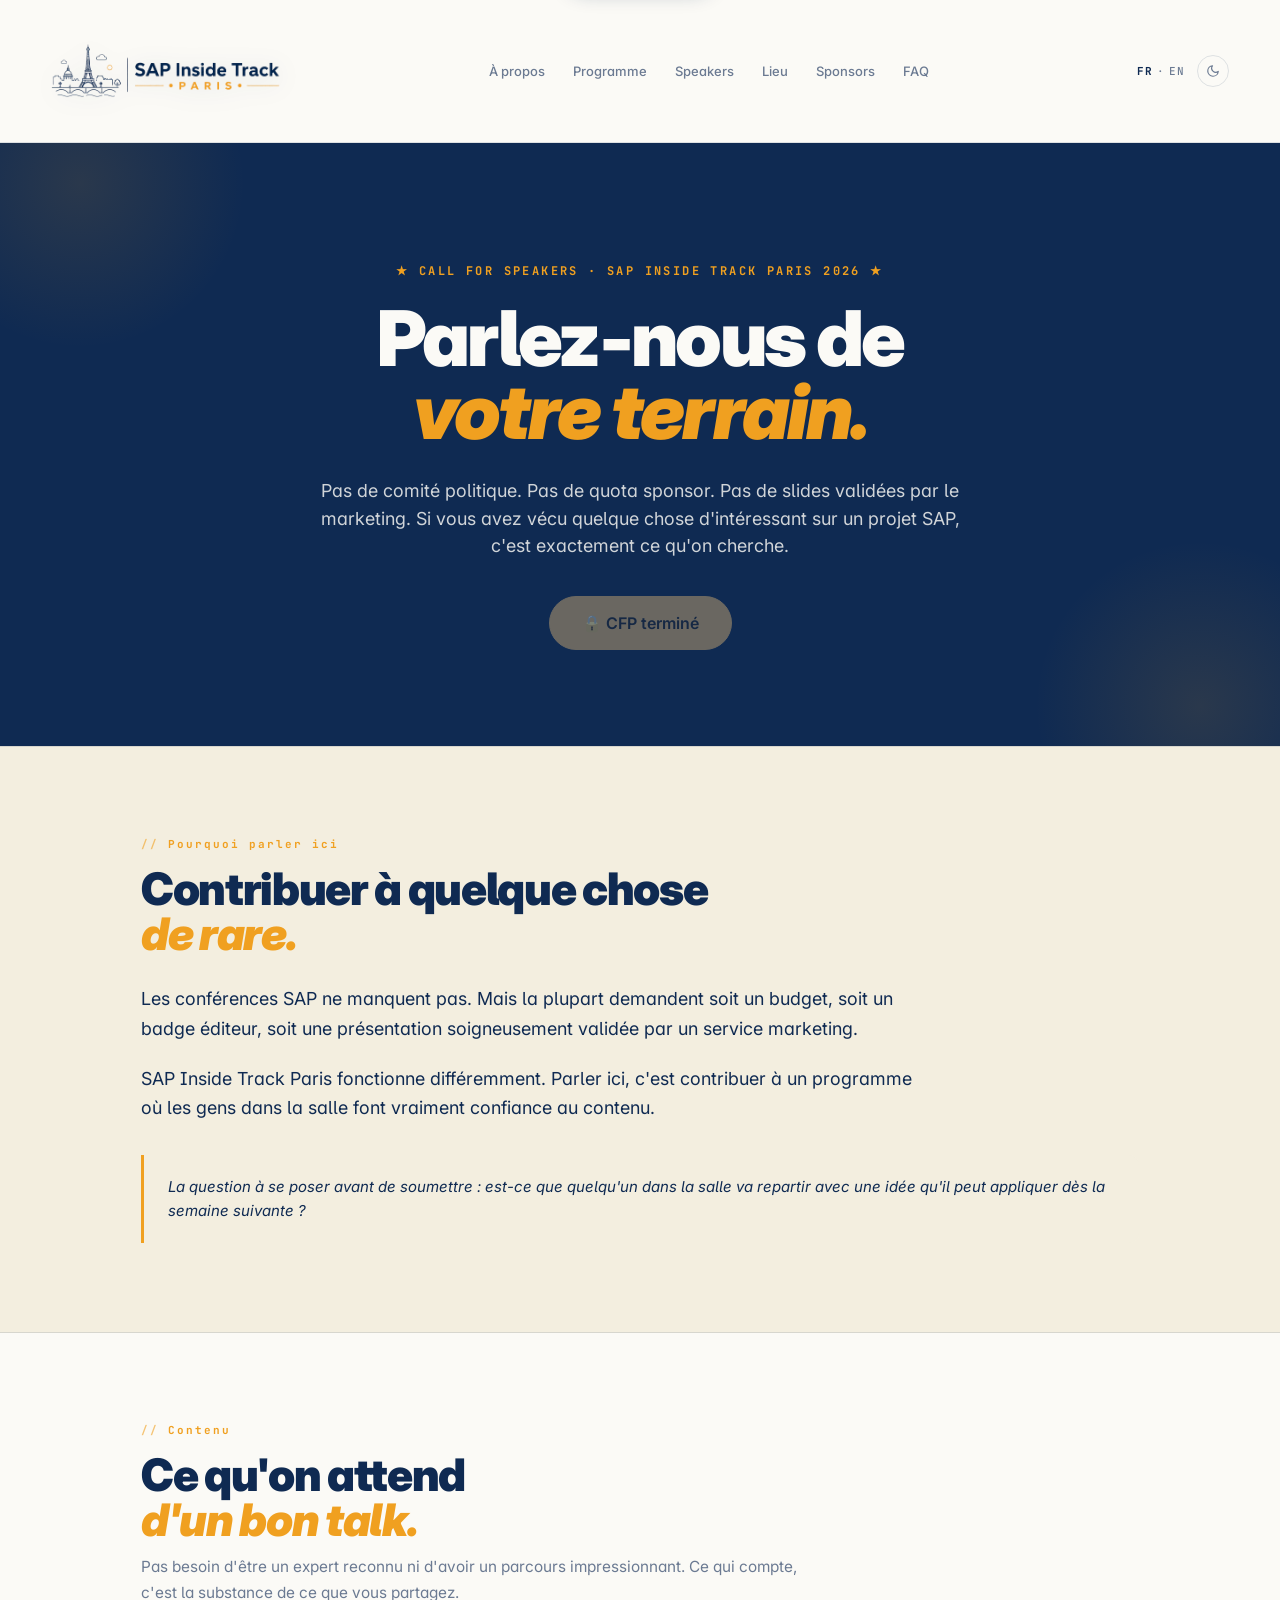
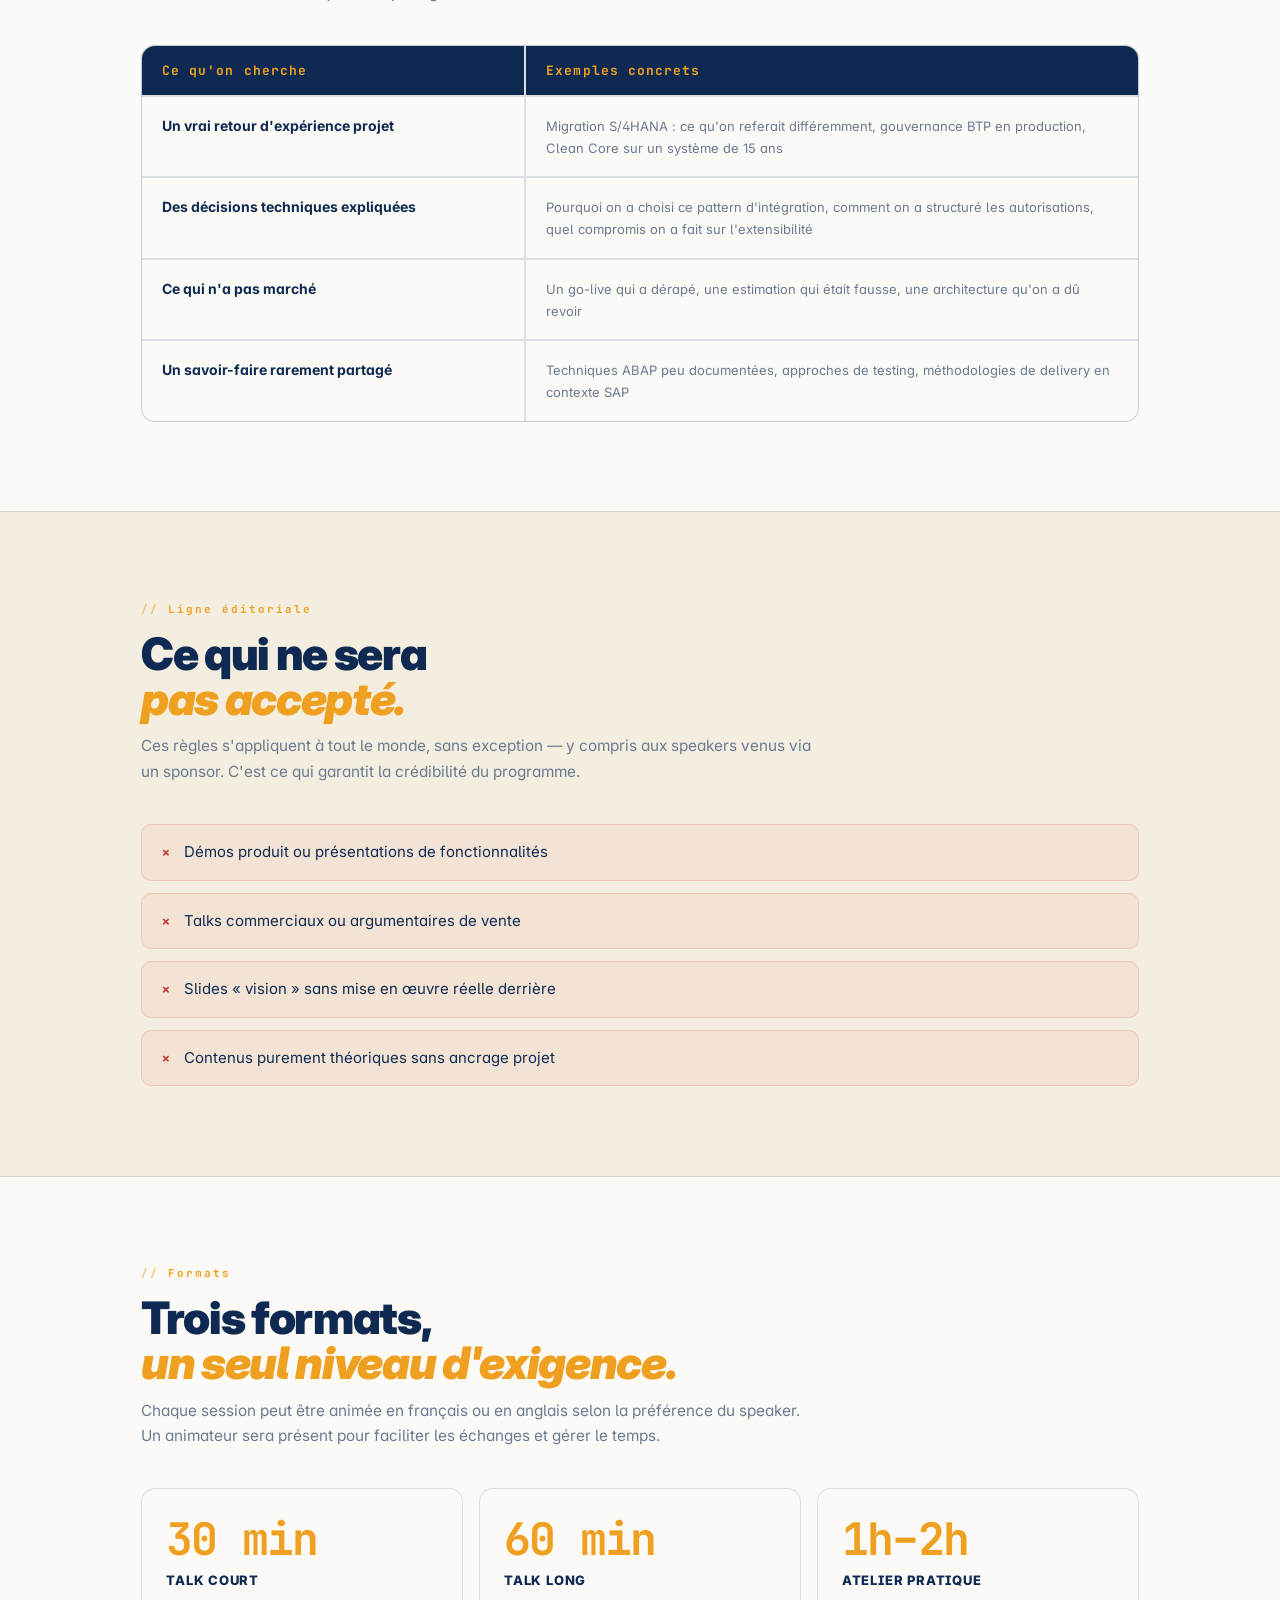
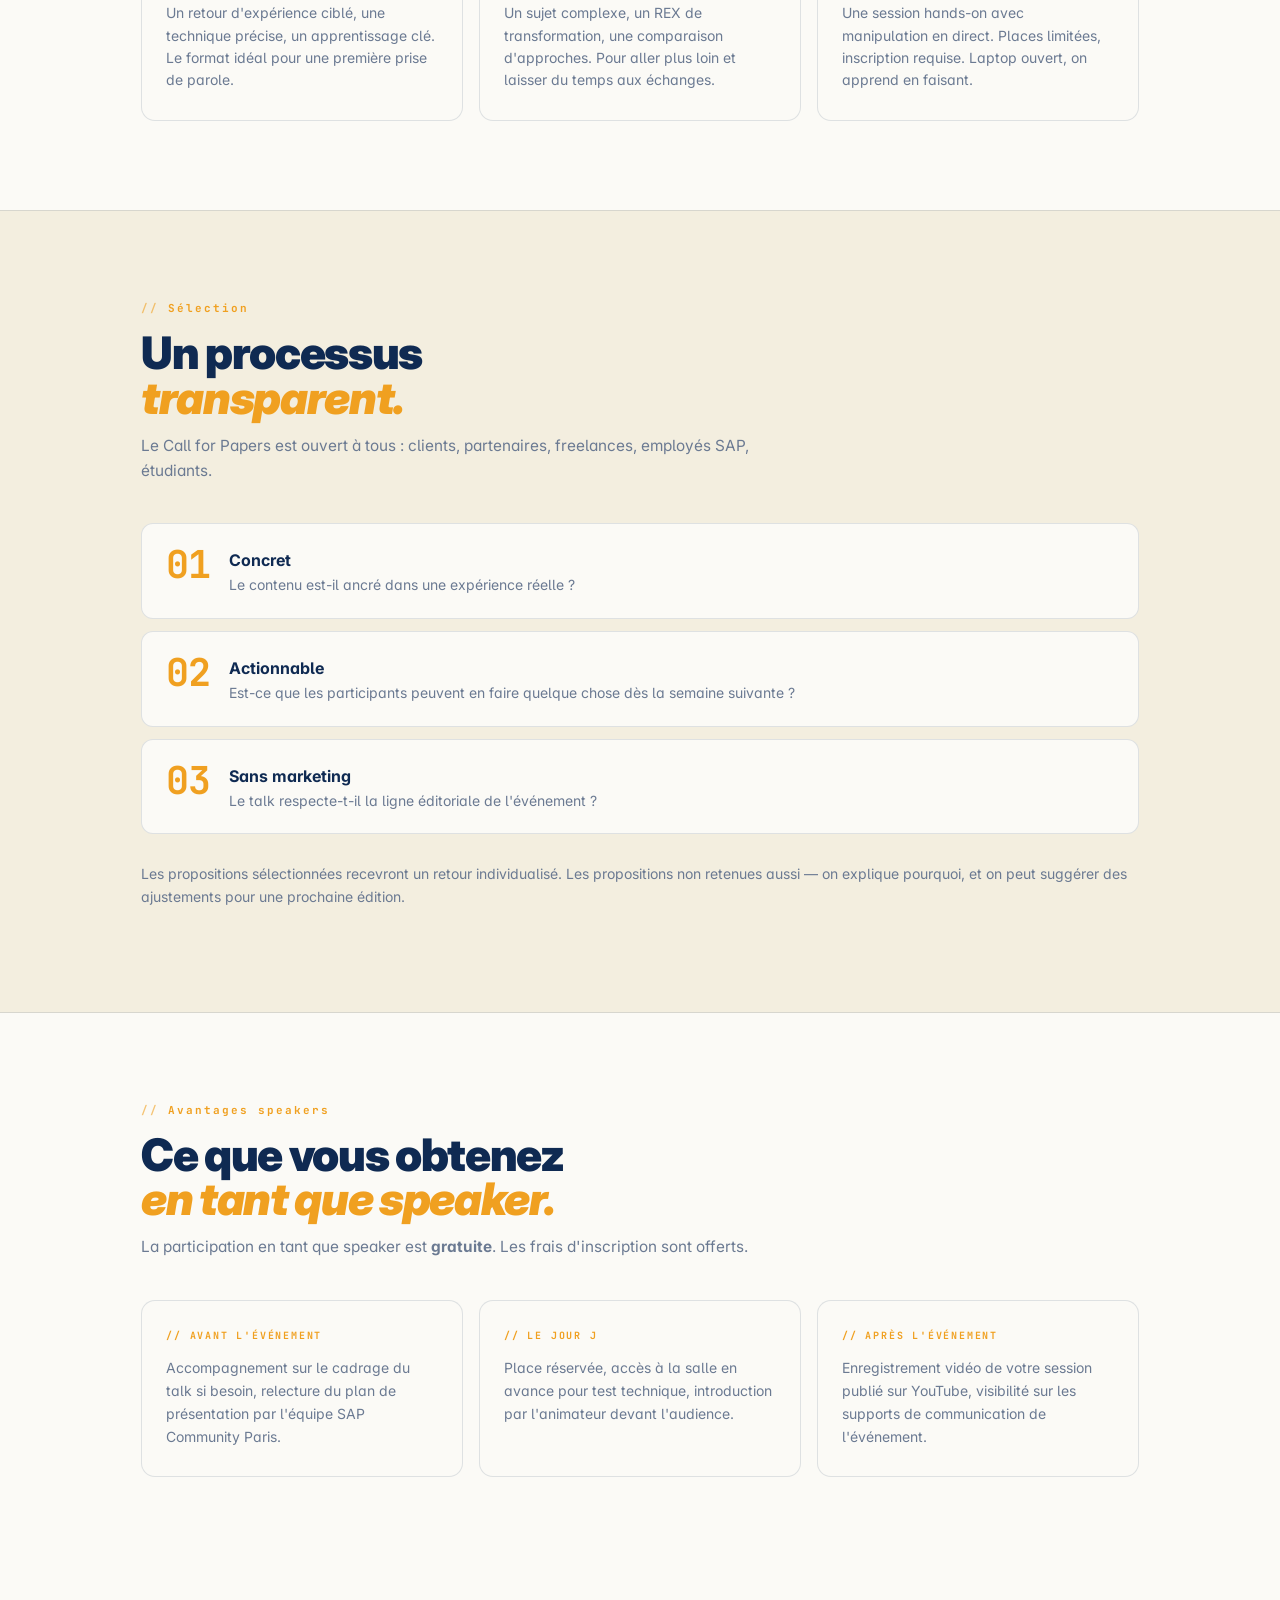
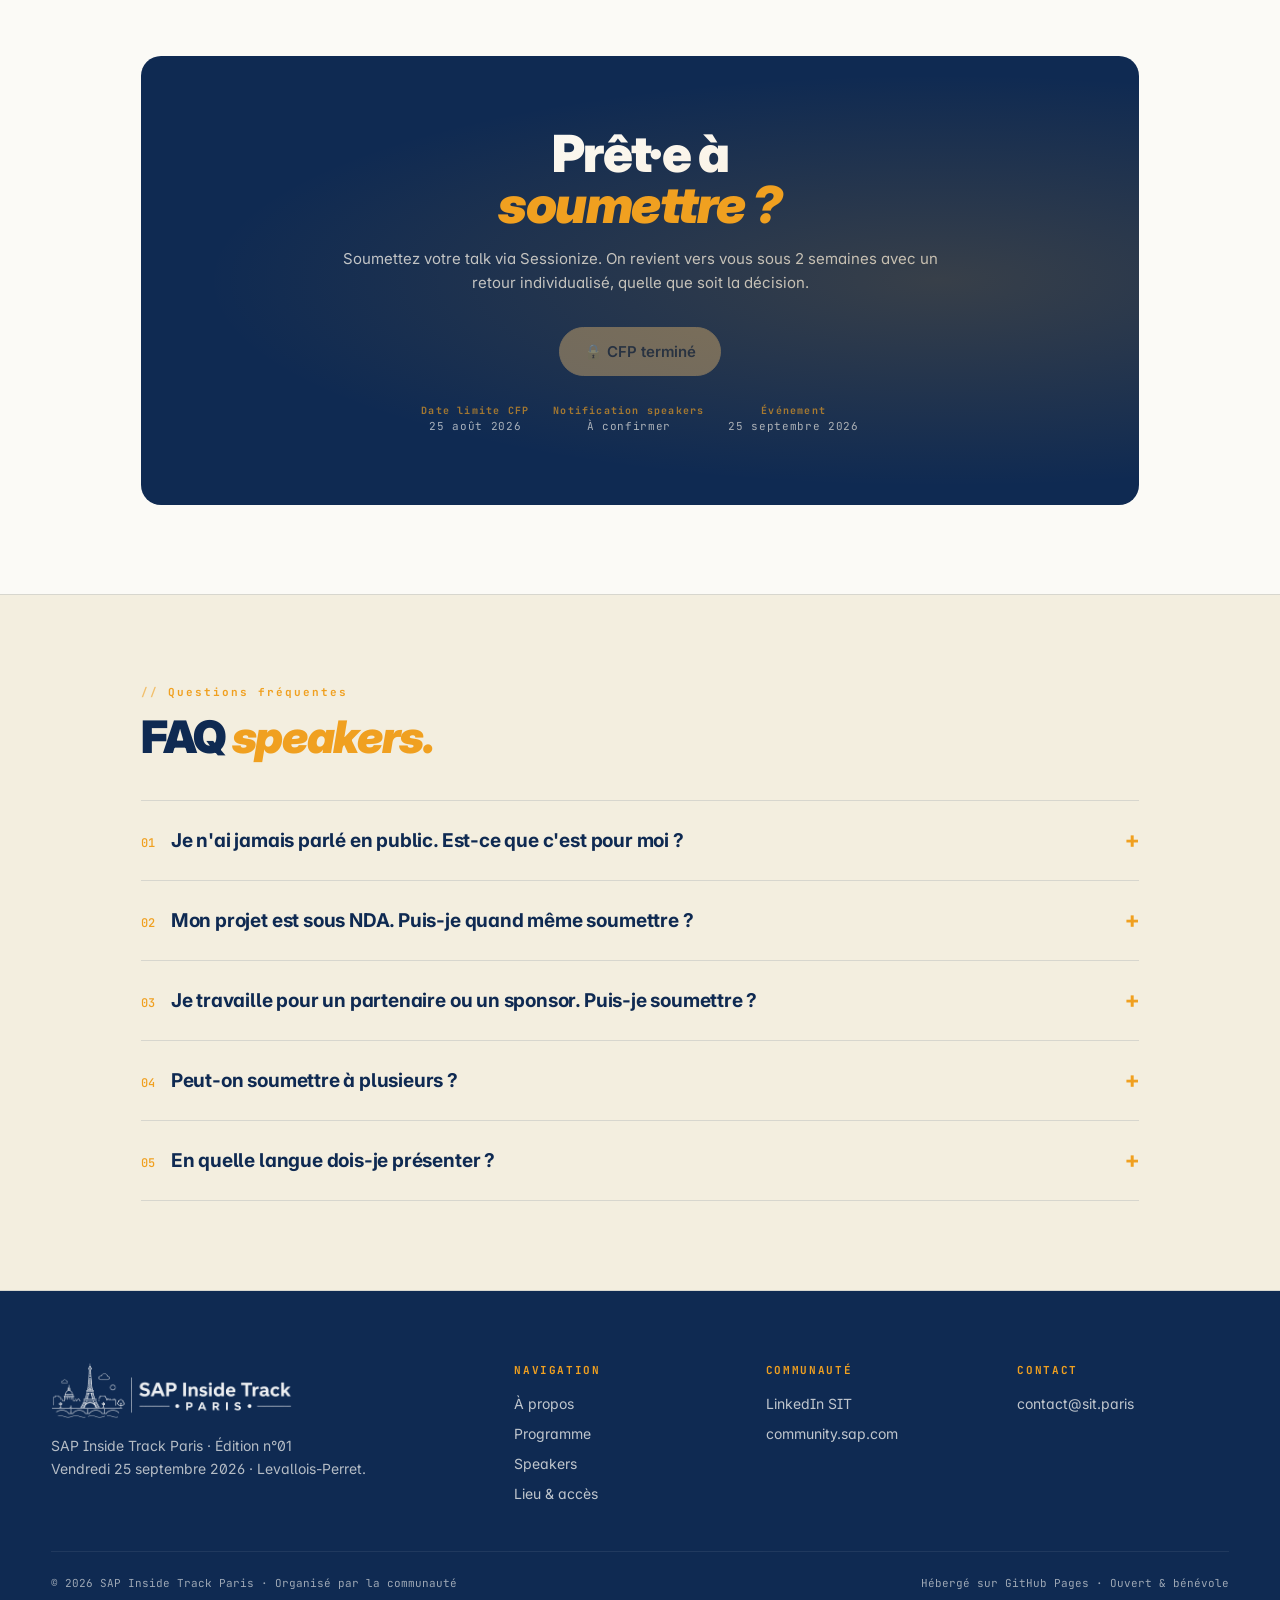
<file: speaker/index.html>
<!DOCTYPE html>
<html lang="fr">
<head>

<!-- Google tag (gtag.js) -->
<script async src="https://www.googletagmanager.com/gtag/js?id=G-CFPP977MWH"></script>
<script>
  window.dataLayer = window.dataLayer || [];
  function gtag(){dataLayer.push(arguments);}
  gtag('js', new Date());
  gtag('config', 'G-CFPP977MWH');
</script>

<meta charset="utf-8">
<meta name="robots" content="noindex, nofollow">
<title>Call for Speakers · SAP Inside Track Paris 2026</title>
<meta name="viewport" content="width=device-width, initial-scale=1">
<meta name="description" content="Call for Speakers — SAP Inside Track Paris 2026. Partagez votre retour d'expérience terrain. Pas de pitch produit, pas de slides marketing : du concret.">
<meta property="og:title" content="Call for Speakers · SAP Inside Track Paris 2026">
<meta property="og:description" content="Partagez votre retour d'expérience terrain. Soumettez un talk pour la première édition française.">
<meta property="og:type" content="website">
<meta property="og:url" content="https://sit.paris/speaker/">
<meta property="og:image" content="https://sit.paris/assets/meta/og-card.png">
<meta property="og:image:width" content="1200">
<meta property="og:image:height" content="630">
<meta name="twitter:card" content="summary_large_image">
<meta name="twitter:image" content="https://sit.paris/assets/meta/og-card.png">
<link rel="icon" type="image/png" sizes="32x32" href="../assets/meta/favicon-32.png">
<link rel="icon" type="image/png" sizes="512x512" href="../assets/meta/favicon.png">
<link rel="apple-touch-icon" href="../assets/meta/favicon.png">
<link rel="preconnect" href="https://fonts.googleapis.com">
<link rel="preconnect" href="https://fonts.gstatic.com" crossorigin>
<link href="https://fonts.googleapis.com/css2?family=Inter:wght@400;500;600;700;800;900&family=JetBrains+Mono:wght@400;500;700&display=swap" rel="stylesheet">
<link rel="stylesheet" href="../css/style.css?v=20261015">
<style>
  /* ── page hero ── */
  .sp-hero {
    background: var(--ink);
    color: var(--paper);
    padding: clamp(72px, 10vw, 120px) var(--pad) clamp(56px, 8vw, 96px);
    text-align: center;
    position: relative;
    overflow: hidden;
  }
  .sp-hero::before, .sp-hero::after {
    content: "";
    position: absolute;
    width: 360px; height: 360px;
    border-radius: 50%;
    background: radial-gradient(circle, var(--gold) 0%, transparent 65%);
    opacity: 0.12;
    pointer-events: none;
  }
  .sp-hero::before { top: -140px; left: -100px; }
  .sp-hero::after  { bottom: -140px; right: -100px; }
  .sp-hero-inner { position: relative; max-width: 860px; margin: 0 auto; }
  .sp-hero-eyebrow {
    font-family: var(--mono);
    font-size: 12px; letter-spacing: 0.2em; font-weight: 700;
    color: var(--gold); margin-bottom: 24px;
  }
  .sp-hero h1 {
    font-size: clamp(38px, 6vw, 80px);
    font-weight: 900; line-height: 0.95;
    letter-spacing: -0.035em; margin: 0 0 28px;
  }
  .sp-hero h1 em { color: var(--gold); font-style: italic; }
  .sp-hero p {
    font-size: clamp(15px, 1.4vw, 18px);
    line-height: 1.55; opacity: 0.82;
    max-width: 640px; margin: 0 auto 36px;
  }
  .sp-hero .btn-primary {
    background: var(--gold); color: var(--ink); border-color: var(--gold);
    font-size: 16px; padding: 16px 32px;
  }
  .sp-hero .btn-primary:hover { background: #fff; border-color: #fff; color: var(--ink); }
  [data-theme="dark"] .sp-hero { background: #060f1e; color: #cdd9f0; }
  [data-theme="dark"] .sp-hero .btn-primary {
    background: var(--gold); color: #060f1e; border-color: var(--gold);
  }

  /* ── content sections ── */
  .sp-section {
    padding: clamp(56px, 7vw, 96px) var(--pad);
    max-width: 1100px; margin: 0 auto;
  }
  .sp-section-alt {
    background: var(--paper-2);
    border-top: 1px solid var(--line);
    border-bottom: 1px solid var(--line);
  }
  .sp-h2 {
    font-size: clamp(28px, 3.5vw, 48px);
    font-weight: 900; letter-spacing: -0.03em;
    line-height: 1; margin: 0 0 8px;
  }
  .sp-h2 em { color: var(--gold); font-style: italic; }
  .sp-lead {
    font-size: clamp(14px, 1.2vw, 16px);
    color: var(--muted); line-height: 1.65;
    max-width: 68ch; margin: 0 0 40px;
  }
  .sp-eyebrow {
    font-family: var(--mono); font-size: 11px;
    color: var(--gold); letter-spacing: 0.18em;
    font-weight: 700; margin-bottom: 16px;
  }
  .sp-eyebrow::before { content: "// "; opacity: 0.6; }
  .sp-intro {
    font-size: clamp(16px, 1.4vw, 19px);
    line-height: 1.65; max-width: 72ch;
  }
  .sp-intro p { margin: 0 0 20px; }
  .sp-intro p:last-child { margin: 0; }
  .sp-callout {
    margin: 32px 0 0;
    padding: 20px 24px;
    background: var(--paper-2);
    border-left: 3px solid var(--gold);
    border-radius: 0 10px 10px 0;
    font-size: 15px; line-height: 1.6;
    font-style: italic;
  }
  [data-theme="dark"] .sp-callout { background: rgba(255,255,255,0.04); }

  /* ── criteria table ── */
  .criteria-grid {
    display: grid;
    grid-template-columns: 1fr 1.6fr;
    gap: 2px;
    background: var(--line);
    border: 1px solid var(--line);
    border-radius: 14px;
    overflow: hidden;
    margin-top: 36px;
  }
  @media (max-width: 680px) { .criteria-grid { grid-template-columns: 1fr; } }
  .criteria-hd {
    background: var(--ink);
    color: var(--gold);
    font-family: var(--mono);
    font-size: 13px; letter-spacing: 0.08em;
    font-weight: 700; padding: 16px 20px;
  }
  [data-theme="dark"] .criteria-hd { background: #060f1e; }
  .criteria-cell {
    background: var(--paper);
    padding: 18px 20px;
    font-size: 14px; line-height: 1.55;
  }
  [data-theme="dark"] .criteria-cell { background: var(--paper-2); }
  .criteria-cell strong { font-weight: 700; display: block; margin-bottom: 4px; }
  .criteria-cell span { color: var(--muted); font-size: 13px; }

  /* ── not accepted ── */
  .no-list {
    list-style: none; padding: 0; margin: 32px 0 0;
    display: grid; gap: 12px;
  }
  .no-list li {
    display: flex; gap: 14px; align-items: flex-start;
    padding: 16px 20px;
    background: rgba(229, 62, 62, 0.06);
    border: 1px solid rgba(229, 62, 62, 0.18);
    border-radius: 10px;
    font-size: 15px; line-height: 1.5;
  }
  .no-list li::before {
    content: "✕";
    color: #c53030;
    font-weight: 700; font-size: 13px;
    flex-shrink: 0; margin-top: 2px;
    font-family: var(--mono);
  }

  /* ── formats ── */
  .formats-grid {
    display: grid;
    grid-template-columns: repeat(3, 1fr);
    gap: 16px; margin-top: 36px;
  }
  @media (max-width: 720px) { .formats-grid { grid-template-columns: 1fr; } }
  .format-card {
    border: 1px solid var(--line);
    border-radius: 14px;
    padding: 28px 24px;
    background: var(--paper);
    transition: transform .2s, box-shadow .2s;
  }
  .format-card:hover {
    transform: translateY(-3px);
    box-shadow: 0 12px 32px -12px rgba(15,42,82,0.15);
  }
  .f-duration {
    font-family: var(--mono);
    font-size: clamp(32px, 3.5vw, 48px);
    font-weight: 700; color: var(--gold);
    letter-spacing: -0.04em; line-height: 1;
  }
  .f-name {
    font-size: 13px; font-weight: 800;
    text-transform: uppercase; letter-spacing: 0.06em;
    margin: 10px 0 14px; color: var(--ink);
  }
  .f-desc { font-size: 14px; color: var(--muted); line-height: 1.6; margin: 0; }

  /* ── process steps ── */
  .process-steps { display: grid; gap: 12px; margin-top: 36px; }
  .process-step {
    display: flex; gap: 20px; align-items: flex-start;
    padding: 22px 24px;
    border: 1px solid var(--line);
    border-radius: 12px;
    background: var(--paper);
  }
  .step-num {
    font-family: var(--mono);
    font-size: clamp(28px, 3vw, 42px);
    font-weight: 700; color: var(--gold);
    line-height: 1; letter-spacing: -0.04em; flex-shrink: 0;
  }
  .step-body { padding-top: 4px; }
  .step-body strong { font-size: 16px; font-weight: 700; display: block; margin-bottom: 4px; }
  .step-body span { font-size: 14px; color: var(--muted); line-height: 1.55; }

  /* ── benefits ── */
  .benefits-grid {
    display: grid;
    grid-template-columns: repeat(3, 1fr);
    gap: 16px; margin-top: 36px;
  }
  @media (max-width: 720px) { .benefits-grid { grid-template-columns: 1fr; } }
  .benefit-card {
    background: var(--paper);
    border: 1px solid var(--line);
    border-radius: 14px; padding: 28px 24px;
  }
  .benefit-phase {
    font-family: var(--mono); font-size: 10px;
    color: var(--gold); letter-spacing: 0.18em;
    font-weight: 700; margin-bottom: 14px; display: block;
  }
  .benefit-card p { font-size: 14px; color: var(--muted); line-height: 1.65; margin: 0; }

  /* ── CTA block ── */
  .sp-cta-block {
    background: var(--ink);
    color: var(--paper);
    border-radius: 20px;
    padding: clamp(40px, 6vw, 72px) clamp(32px, 5vw, 64px);
    text-align: center;
    position: relative; overflow: hidden;
    margin-top: clamp(56px, 7vw, 96px);
    margin-bottom: clamp(56px, 7vw, 96px);
  }
  .sp-cta-block::after {
    content: "";
    position: absolute; inset: 0;
    background: radial-gradient(ellipse at 80% 50%, rgba(240,160,32,0.18) 0%, transparent 65%);
    pointer-events: none;
  }
  .sp-cta-inner { position: relative; max-width: 640px; margin: 0 auto; }
  .sp-cta-block h2 {
    font-size: clamp(28px, 4vw, 52px);
    font-weight: 900; letter-spacing: -0.03em;
    line-height: 1; margin: 0 0 16px;
  }
  .sp-cta-block h2 em { color: var(--gold); font-style: italic; }
  .sp-cta-block p { font-size: 15px; opacity: 0.75; line-height: 1.6; margin: 0 0 32px; }
  .sp-cta-block .btn-primary {
    background: var(--gold); color: var(--ink); border-color: var(--gold);
  }
  .sp-cta-block .btn-primary:hover { background: #fff; border-color: #fff; }
  .sp-dates {
    display: flex; gap: 24px; flex-wrap: wrap;
    justify-content: center; margin-top: 28px;
  }
  .sp-date {
    font-family: var(--mono); font-size: 11px;
    letter-spacing: 0.06em; opacity: 0.65;
  }
  .sp-date strong { display: block; color: var(--gold); opacity: 1; margin-bottom: 2px; font-size: 10px; letter-spacing: 0.12em; }
  [data-theme="dark"] .sp-cta-block { background: #060f1e; color: #cdd9f0; }
</style>
</head>
<body>

<a class="skip-link" href="#sp-main" data-i18n="skip-link">Aller au contenu</a>

<!-- ───── NAV ───── -->
<nav class="nav">
  <div class="nav-inner">
    <a href="../" data-keep-lang class="nav-logo" aria-label="SAP Inside Track Paris">
      <img src="../assets/brand/sit-paris-logo.png" alt="SAP Inside Track Paris">
    </a>
    <div class="nav-links">
      <a href="../#about" data-keep-lang    data-i18n="nav-about">À propos</a>
      <a href="../#tracks" data-keep-lang   data-i18n="nav-tracks">Programme</a>
      <a href="../#speakers" data-keep-lang data-i18n="nav-speakers">Speakers</a>
      <a href="../#venue" data-keep-lang    data-i18n="nav-venue">Lieu</a>
      <a href="../#sponsors" data-keep-lang data-i18n="nav-sponsors">Sponsors</a>
      <a href="../#faq" data-keep-lang      data-i18n="nav-faq">FAQ</a>
    </div>
    <div class="nav-cta">
      <div class="lang">
        <button class="lang-btn active" data-lang="fr">FR</button>
        <span>·</span>
        <button class="lang-btn" data-lang="en">EN</button>
      </div>
      <button class="theme-toggle" id="themeToggle" aria-label="Mode sombre">
        <svg class="icon-moon" viewBox="0 0 24 24" fill="none" stroke="currentColor" stroke-width="2" stroke-linecap="round" stroke-linejoin="round"><path d="M21 12.79A9 9 0 1 1 11.21 3 7 7 0 0 0 21 12.79z"/></svg>
        <svg class="icon-sun"  viewBox="0 0 24 24" fill="none" stroke="currentColor" stroke-width="2" stroke-linecap="round" stroke-linejoin="round"><circle cx="12" cy="12" r="5"/><line x1="12" y1="1" x2="12" y2="3"/><line x1="12" y1="21" x2="12" y2="23"/><line x1="4.22" y1="4.22" x2="5.64" y2="5.64"/><line x1="18.36" y1="18.36" x2="19.78" y2="19.78"/><line x1="1" y1="12" x2="3" y2="12"/><line x1="21" y1="12" x2="23" y2="12"/><line x1="4.22" y1="19.78" x2="5.64" y2="18.36"/><line x1="18.36" y1="5.64" x2="19.78" y2="4.22"/></svg>
      </button>
<button class="nav-burger" aria-label="Menu" aria-expanded="false">
        <span></span><span></span><span></span>
      </button>
    </div>
  </div>
</nav>

<!-- ───── HERO ───── -->
<section class="sp-hero" id="sp-main">
  <div class="sp-hero-inner">
    <div class="sp-hero-eyebrow" data-i18n="hero-eyebrow">★ CALL FOR SPEAKERS · SAP INSIDE TRACK PARIS 2026 ★</div>
    <h1 data-i18n-html="hero-h1">Parlez-nous de<br><em>votre terrain.</em></h1>
    <p data-i18n="hero-p">Pas de comité politique. Pas de quota sponsor. Pas de slides validées par le marketing. Si vous avez vécu quelque chose d'intéressant sur un projet SAP, c'est exactement ce qu'on cherche.</p>
    <a class="btn btn-primary btn-lg is-closed" aria-disabled="true" tabindex="-1" data-i18n="hero-cta">🔒 CFP terminé</a>
  </div>
</section>

<!-- ───── POURQUOI PARLER ───── -->
<div class="sp-section-alt">
<section class="sp-section">
  <div class="sp-eyebrow" data-i18n="why-eyebrow">Pourquoi parler ici</div>
  <h2 class="sp-h2" data-i18n-html="why-h2">Contribuer à quelque chose<br><em>de rare.</em></h2>
  <div class="sp-intro" style="margin-top:28px;">
    <p data-i18n="why-p1">Les conférences SAP ne manquent pas. Mais la plupart demandent soit un budget, soit un badge éditeur, soit une présentation soigneusement validée par un service marketing.</p>
    <p data-i18n="why-p2">SAP Inside Track Paris fonctionne différemment. Parler ici, c'est contribuer à un programme où les gens dans la salle font vraiment confiance au contenu.</p>
  </div>
  <div class="sp-callout" data-i18n="why-callout">La question à se poser avant de soumettre : est-ce que quelqu'un dans la salle va repartir avec une idée qu'il peut appliquer dès la semaine suivante ?</div>
</section>
</div>

<!-- ───── CE QU'ON CHERCHE ───── -->
<section class="sp-section">
  <div class="sp-eyebrow" data-i18n="what-eyebrow">Contenu</div>
  <h2 class="sp-h2" data-i18n-html="what-h2">Ce qu'on attend<br><em>d'un bon talk.</em></h2>
  <p class="sp-lead" style="margin-top:12px;" data-i18n="what-lead">Pas besoin d'être un expert reconnu ni d'avoir un parcours impressionnant. Ce qui compte, c'est la substance de ce que vous partagez.</p>

  <div class="criteria-grid">
    <div class="criteria-hd" data-i18n="what-hd1">Ce qu'on cherche</div>
    <div class="criteria-hd" data-i18n="what-hd2">Exemples concrets</div>

    <div class="criteria-cell"><strong data-i18n="what-r1a">Un vrai retour d'expérience projet</strong></div>
    <div class="criteria-cell"><span data-i18n="what-r1b">Migration S/4HANA : ce qu'on referait différemment, gouvernance BTP en production, Clean Core sur un système de 15 ans</span></div>

    <div class="criteria-cell"><strong data-i18n="what-r2a">Des décisions techniques expliquées</strong></div>
    <div class="criteria-cell"><span data-i18n="what-r2b">Pourquoi on a choisi ce pattern d'intégration, comment on a structuré les autorisations, quel compromis on a fait sur l'extensibilité</span></div>

    <div class="criteria-cell"><strong data-i18n="what-r3a">Ce qui n'a pas marché</strong></div>
    <div class="criteria-cell"><span data-i18n="what-r3b">Un go-live qui a dérapé, une estimation qui était fausse, une architecture qu'on a dû revoir</span></div>

    <div class="criteria-cell"><strong data-i18n="what-r4a">Un savoir-faire rarement partagé</strong></div>
    <div class="criteria-cell"><span data-i18n="what-r4b">Techniques ABAP peu documentées, approches de testing, méthodologies de delivery en contexte SAP</span></div>
  </div>
</section>

<!-- ───── CE QUI N'EST PAS ACCEPTÉ ───── -->
<div class="sp-section-alt">
<section class="sp-section">
  <div class="sp-eyebrow" data-i18n="no-eyebrow">Ligne éditoriale</div>
  <h2 class="sp-h2" data-i18n-html="no-h2">Ce qui ne sera<br><em>pas accepté.</em></h2>
  <p class="sp-lead" style="margin-top:12px;" data-i18n="no-lead">Ces règles s'appliquent à tout le monde, sans exception — y compris aux speakers venus via un sponsor. C'est ce qui garantit la crédibilité du programme.</p>
  <ul class="no-list">
    <li data-i18n="no-1">Démos produit ou présentations de fonctionnalités</li>
    <li data-i18n="no-2">Talks commerciaux ou argumentaires de vente</li>
    <li data-i18n="no-3">Slides « vision » sans mise en œuvre réelle derrière</li>
    <li data-i18n="no-4">Contenus purement théoriques sans ancrage projet</li>
  </ul>
</section>
</div>

<!-- ───── FORMATS ───── -->
<section class="sp-section">
  <div class="sp-eyebrow" data-i18n="fmt-eyebrow">Formats</div>
  <h2 class="sp-h2" data-i18n-html="fmt-h2">Trois formats,<br><em>un seul niveau d'exigence.</em></h2>
  <p class="sp-lead" style="margin-top:12px;" data-i18n="fmt-lead">Chaque session peut être animée en français ou en anglais selon la préférence du speaker. Un animateur sera présent pour faciliter les échanges et gérer le temps.</p>

  <div class="formats-grid">
    <div class="format-card">
      <div class="f-duration">30 min</div>
      <div class="f-name" data-i18n="fmt1-name">Talk court</div>
      <p class="f-desc" data-i18n="fmt1-desc">Un retour d'expérience ciblé, une technique précise, un apprentissage clé. Le format idéal pour une première prise de parole.</p>
    </div>
    <div class="format-card">
      <div class="f-duration">60 min</div>
      <div class="f-name" data-i18n="fmt2-name">Talk long</div>
      <p class="f-desc" data-i18n="fmt2-desc">Un sujet complexe, un REX de transformation, une comparaison d'approches. Pour aller plus loin et laisser du temps aux échanges.</p>
    </div>
    <div class="format-card">
      <div class="f-duration">1h–2h</div>
      <div class="f-name" data-i18n="fmt3-name">Atelier pratique</div>
      <p class="f-desc" data-i18n="fmt3-desc">Une session hands-on avec manipulation en direct. Places limitées, inscription requise. Laptop ouvert, on apprend en faisant.</p>
    </div>
  </div>
</section>

<!-- ───── PROCESSUS DE SÉLECTION ───── -->
<div class="sp-section-alt">
<section class="sp-section">
  <div class="sp-eyebrow" data-i18n="sel-eyebrow">Sélection</div>
  <h2 class="sp-h2" data-i18n-html="sel-h2">Un processus<br><em>transparent.</em></h2>
  <p class="sp-lead" style="margin-top:12px;" data-i18n="sel-lead">Le Call for Papers est ouvert à tous : clients, partenaires, freelances, employés SAP, étudiants.</p>

  <div class="process-steps">
    <div class="process-step">
      <div class="step-num">01</div>
      <div class="step-body">
        <strong data-i18n="sel-1-title">Concret</strong>
        <span data-i18n="sel-1-desc">Le contenu est-il ancré dans une expérience réelle ?</span>
      </div>
    </div>
    <div class="process-step">
      <div class="step-num">02</div>
      <div class="step-body">
        <strong data-i18n="sel-2-title">Actionnable</strong>
        <span data-i18n="sel-2-desc">Est-ce que les participants peuvent en faire quelque chose dès la semaine suivante ?</span>
      </div>
    </div>
    <div class="process-step">
      <div class="step-num">03</div>
      <div class="step-body">
        <strong data-i18n="sel-3-title">Sans marketing</strong>
        <span data-i18n="sel-3-desc">Le talk respecte-t-il la ligne éditoriale de l'événement ?</span>
      </div>
    </div>
  </div>
  <p style="margin-top:28px; font-size:14px; color:var(--muted); line-height:1.65;" data-i18n="sel-note">Les propositions sélectionnées recevront un retour individualisé. Les propositions non retenues aussi — on explique pourquoi, et on peut suggérer des ajustements pour une prochaine édition.</p>
</section>
</div>

<!-- ───── CE QUE VOUS OBTENEZ ───── -->
<section class="sp-section">
  <div class="sp-eyebrow" data-i18n="ben-eyebrow">Avantages speakers</div>
  <h2 class="sp-h2" data-i18n-html="ben-h2">Ce que vous obtenez<br><em>en tant que speaker.</em></h2>
  <p class="sp-lead" style="margin-top:12px;" data-i18n-html="ben-lead">La participation en tant que speaker est <strong>gratuite</strong>. Les frais d'inscription sont offerts.</p>

  <div class="benefits-grid">
    <div class="benefit-card">
      <span class="benefit-phase" data-i18n="ben-before-phase">// AVANT L'ÉVÉNEMENT</span>
      <p data-i18n="ben-before-p">Accompagnement sur le cadrage du talk si besoin, relecture du plan de présentation par l'équipe SAP Community Paris.</p>
    </div>
    <div class="benefit-card">
      <span class="benefit-phase" data-i18n="ben-during-phase">// LE JOUR J</span>
      <p data-i18n="ben-during-p">Place réservée, accès à la salle en avance pour test technique, introduction par l'animateur devant l'audience.</p>
    </div>
    <div class="benefit-card">
      <span class="benefit-phase" data-i18n="ben-after-phase">// APRÈS L'ÉVÉNEMENT</span>
      <p data-i18n="ben-after-p">Enregistrement vidéo de votre session publié sur YouTube, visibilité sur les supports de communication de l'événement.</p>
    </div>
  </div>
</section>

<!-- ───── CTA SOUMETTRE ───── -->
<div style="padding: 0 var(--pad); max-width: 1100px; margin: 0 auto;">
  <div class="sp-cta-block">
    <div class="sp-cta-inner">
      <h2 data-i18n-html="cta-h2">Prêt·e à<br><em>soumettre ?</em></h2>
      <p data-i18n="cta-p">Soumettez votre talk via Sessionize. On revient vers vous sous 2 semaines avec un retour individualisé, quelle que soit la décision.</p>
      <a class="btn btn-primary btn-lg is-closed" aria-disabled="true" tabindex="-1" data-i18n="cta-btn">🔒 CFP terminé</a>
      <div class="sp-dates">
        <div class="sp-date">
          <strong data-i18n="cta-d1-label">Date limite CFP</strong>
          <span data-i18n="cta-d1-val">25 août 2026</span>
        </div>
        <div class="sp-date">
          <strong data-i18n="cta-d2-label">Notification speakers</strong>
          <span data-i18n="cta-d2-val">À confirmer</span>
        </div>
        <div class="sp-date">
          <strong data-i18n="cta-d3-label">Événement</strong>
          <span data-i18n="cta-d3-val">25 septembre 2026</span>
        </div>
      </div>
    </div>
  </div>
</div>

<!-- ───── FAQ ───── -->
<div class="sp-section-alt">
<section class="sp-section">
  <div class="sp-eyebrow" data-i18n="faq-eyebrow">Questions fréquentes</div>
  <h2 class="sp-h2" data-i18n-html="faq-h2">FAQ <em>speakers.</em></h2>

  <div class="faq-list" style="margin-top:40px;">
    <details class="faq-item">
      <summary>
        <span><span class="num">01</span><span data-i18n="faq-q1">Je n'ai jamais parlé en public. Est-ce que c'est pour moi ?</span></span>
        <span class="plus">+</span>
      </summary>
      <div class="ans" data-i18n="faq-a1">SAP Inside Track est exactement le bon endroit pour une première. L'audience est bienveillante, composée de praticiens qui viennent apprendre — pas juger. On peut aussi vous accompagner sur la préparation si besoin.</div>
    </details>

    <details class="faq-item">
      <summary>
        <span><span class="num">02</span><span data-i18n="faq-q2">Mon projet est sous NDA. Puis-je quand même soumettre ?</span></span>
        <span class="plus">+</span>
      </summary>
      <div class="ans" data-i18n="faq-a2">Oui, à condition de pouvoir parler du sujet de manière suffisamment concrète sans nommer le client ou exposer des informations confidentielles. Beaucoup de bons talks fonctionnent ainsi : on partage la logique, les contraintes et les décisions sans identifier qui est derrière.</div>
    </details>

    <details class="faq-item">
      <summary>
        <span><span class="num">03</span><span data-i18n="faq-q3">Je travaille pour un partenaire ou un sponsor. Puis-je soumettre ?</span></span>
        <span class="plus">+</span>
      </summary>
      <div class="ans" data-i18n="faq-a3">Oui. Le processus de sélection est identique pour tout le monde. Un talk soumis par un sponsor passe par le même CFP et peut être refusé si le contenu ne respecte pas la ligne éditoriale. Ce que vous ne pouvez pas faire : parler de votre produit ou de votre offre commerciale.</div>
    </details>

    <details class="faq-item">
      <summary>
        <span><span class="num">04</span><span data-i18n="faq-q4">Peut-on soumettre à plusieurs ?</span></span>
        <span class="plus">+</span>
      </summary>
      <div class="ans" data-i18n="faq-a4">Oui, les co-présentations sont les bienvenues. Elles fonctionnent bien quand deux profils complémentaires (client + partenaire, fonctionnel + technique) partagent un même retour d'expérience.</div>
    </details>

    <details class="faq-item">
      <summary>
        <span><span class="num">05</span><span data-i18n="faq-q5">En quelle langue dois-je présenter ?</span></span>
        <span class="plus">+</span>
      </summary>
      <div class="ans" data-i18n="faq-a5">Français ou anglais, selon votre préférence. Si vous êtes à l'aise dans les deux, le français sera souvent préféré pour faciliter les échanges avec le public — mais rien n'est imposé.</div>
    </details>
  </div>
</section>
</div>

<!-- ───── FOOTER ───── -->
<footer class="footer">
  <div class="footer-inner">
    <div class="footer-brand">
      <img src="../assets/brand/sit-paris-logo.png" alt="SIT Paris">
      <p data-i18n-html="footer-desc">SAP Inside Track Paris · Édition n°01<br>Vendredi 25 septembre 2026 · Levallois-Perret.</p>
    </div>
    <div>
      <h4 data-i18n="footer-nav-label">NAVIGATION</h4>
      <ul>
        <li><a href="../#about" data-keep-lang    data-i18n="footer-nav-about">À propos</a></li>
        <li><a href="../#tracks" data-keep-lang   data-i18n="footer-nav-tracks">Programme</a></li>
        <li><a href="../#speakers" data-keep-lang data-i18n="footer-nav-speakers">Speakers</a></li>
        <li><a href="../#venue" data-keep-lang    data-i18n="footer-nav-venue">Lieu &amp; accès</a></li>
      </ul>
    </div>
    <div>
      <h4 data-i18n="footer-community">COMMUNAUTÉ</h4>
      <ul>
        <li><a href="https://www.linkedin.com/company/sap-inside-track-paris">LinkedIn SIT</a></li>
        <li><a href="https://community.sap.com/t5/paris/gh-p/paris">community.sap.com</a></li>
      </ul>
    </div>
    <div>
      <h4 data-i18n="footer-contact">CONTACT</h4>
      <ul>
        <li><a href="mailto:contact@sit.paris">contact@sit.paris</a></li>
      </ul>
    </div>
  </div>
  <div class="footer-bottom">
    <span data-i18n="footer-copyright">© 2026 SAP Inside Track Paris · Organisé par la communauté</span>
    <span data-i18n="footer-hosting">Hébergé sur GitHub Pages · Ouvert &amp; bénévole</span>
  </div>
</footer>

<script src="../lang/speaker.js?v=20261015"></script>
<script src="../js/site.js?v=20261015"></script>

</body>
</html>
</file>
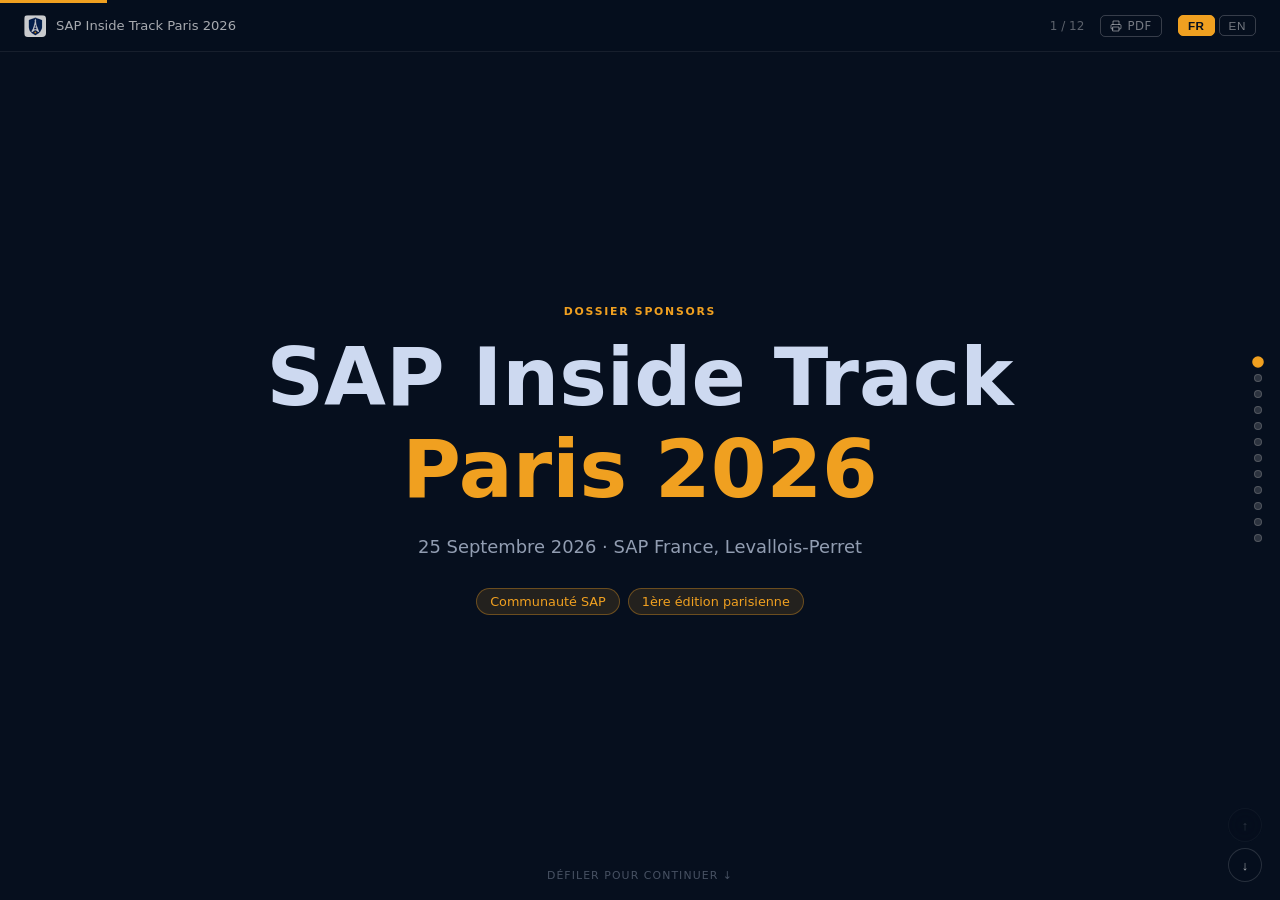
<file: sponsor/index.html>
<!DOCTYPE html>
<html lang="fr">
<head>
  <meta charset="UTF-8">
  <meta name="viewport" content="width=device-width, initial-scale=1.0">
  <meta name="robots" content="noindex, nofollow">
  <title>Devenir Sponsor · SAP Inside Track Paris 2026</title>
  <link rel="icon" type="image/png" href="../assets/meta/favicon-32.png" sizes="32x32">
  <link rel="apple-touch-icon" href="../assets/meta/favicon-32.png">
  <style>
    *, *::before, *::after { box-sizing: border-box; margin: 0; padding: 0; }

    :root {
      --gold: #f0a020;
      --navy: #060f1e;
      --navy2: #0a1f3d;
      --paper: #f8f7f4;
      --ink: #1a1a2e;
    }

    html, body {
      height: 100%;
      height: 100dvh;
      overflow: hidden;
      font-family: -apple-system, BlinkMacSystemFont, 'Segoe UI', system-ui, sans-serif;
      background: var(--navy);
      color: #cdd9f0;
    }

    /* ---- Progress bar ---- */
    .deck-progress {
      position: fixed;
      top: 0; left: 0;
      height: 3px;
      background: var(--gold);
      z-index: 200;
      transition: width 0.4s ease;
    }

    /* ---- Topbar ---- */
    .deck-topbar {
      position: fixed;
      top: 0; left: 0; right: 0;
      z-index: 150;
      height: 52px;
      display: flex;
      align-items: center;
      justify-content: space-between;
      padding: 0 24px;
      background: rgba(6,15,30,0.92);
      backdrop-filter: blur(12px);
      -webkit-backdrop-filter: blur(12px);
      border-bottom: 1px solid rgba(255,255,255,0.07);
    }

    .deck-brand {
      display: flex;
      align-items: center;
      gap: 10px;
      text-decoration: none;
    }

    .deck-brand img { opacity: 0.8; border-radius: 4px; }

    .deck-brand-name {
      color: rgba(255,255,255,0.65);
      font-size: 0.82rem;
      font-weight: 500;
    }

    .deck-topbar-right {
      display: flex;
      align-items: center;
      gap: 16px;
    }

    .deck-counter {
      color: rgba(255,255,255,0.35);
      font-size: 0.75rem;
      font-variant-numeric: tabular-nums;
      min-width: 36px;
      text-align: right;
    }

    .deck-lang { display: flex; gap: 4px; }

    .deck-lang-btn {
      background: transparent;
      border: 1px solid rgba(255,255,255,0.2);
      color: rgba(255,255,255,0.45);
      border-radius: 5px;
      padding: 3px 9px;
      font-size: 0.73rem;
      font-weight: 500;
      cursor: pointer;
      transition: all 0.15s;
      letter-spacing: 0.05em;
    }

    .deck-lang-btn:hover {
      border-color: rgba(255,255,255,0.4);
      color: rgba(255,255,255,0.8);
    }

    .deck-lang-btn.active {
      background: var(--gold);
      border-color: var(--gold);
      color: var(--navy);
      font-weight: 700;
    }

    .deck-print-btn {
      display: flex;
      align-items: center;
      gap: 5px;
      background: transparent;
      border: 1px solid rgba(255,255,255,0.2);
      color: rgba(255,255,255,0.45);
      border-radius: 5px;
      padding: 3px 9px;
      font-family: inherit;
      font-size: 0.73rem;
      font-weight: 500;
      letter-spacing: 0.05em;
      cursor: pointer;
      transition: all 0.15s;
    }

    .deck-print-btn:hover {
      border-color: var(--gold);
      color: var(--gold);
    }

    .deck-print-btn svg {
      width: 12px;
      height: 12px;
      fill: none;
      stroke: currentColor;
      stroke-width: 2;
      stroke-linecap: round;
      stroke-linejoin: round;
    }

    /* ---- Side dots ---- */
    .deck-dots {
      position: fixed;
      right: 18px;
      top: 50%;
      transform: translateY(-50%);
      z-index: 100;
      display: flex;
      flex-direction: column;
      gap: 8px;
    }

    .deck-dot {
      width: 8px;
      height: 8px;
      border-radius: 50%;
      background: rgba(180,180,180,0.22);
      border: 1.5px solid rgba(180,180,180,0.28);
      cursor: pointer;
      transition: all 0.25s;
      padding: 0;
      outline: none;
    }

    .deck-dot:hover {
      background: rgba(240,160,32,0.45);
      border-color: rgba(240,160,32,0.65);
    }

    .deck-dot.active {
      background: var(--gold);
      border-color: var(--gold);
      transform: scale(1.45);
    }

    /* ---- Arrow nav ---- */
    .deck-arrows {
      position: fixed;
      bottom: 18px;
      right: 18px;
      z-index: 100;
      display: flex;
      flex-direction: column;
      gap: 6px;
    }

    .deck-arrow {
      width: 34px;
      height: 34px;
      border-radius: 50%;
      background: rgba(6,15,30,0.75);
      border: 1px solid rgba(255,255,255,0.14);
      color: rgba(255,255,255,0.65);
      font-size: 13px;
      display: flex;
      align-items: center;
      justify-content: center;
      cursor: pointer;
      transition: all 0.2s;
      backdrop-filter: blur(8px);
    }

    .deck-arrow:hover {
      background: var(--gold);
      border-color: var(--gold);
      color: var(--navy);
    }

    .deck-arrow:disabled {
      opacity: 0.25;
      cursor: default;
      pointer-events: none;
    }

    /* ---- Deck scroll container ---- */
    .deck {
      height: 100%;
      height: 100dvh;
      overflow-y: scroll;
      scroll-snap-type: y mandatory;
      overscroll-behavior: none;
    }

    /* ---- Slides ---- */
    .slide {
      height: 100vh;
      height: 100dvh;
      scroll-snap-align: start;
      display: flex;
      flex-direction: column;
      justify-content: center;
      align-items: center;
      padding: 72px 60px 52px;
      position: relative;
      overflow: hidden;
    }

    .slide--dark  { background: var(--navy); color: #cdd9f0; }
    .slide--navy2 { background: linear-gradient(135deg, var(--navy) 0%, var(--navy2) 100%); color: #cdd9f0; }
    .slide--light { background: var(--paper); color: var(--ink); }
    .slide--gold  { background: linear-gradient(135deg, #060f1e 50%, #1a0e00 100%); color: #cdd9f0; }

    .slide-inner {
      max-width: 900px;
      width: 100%;
      text-align: center;
    }

    /* ---- Typography ---- */
    .slide__eyebrow {
      font-size: 0.68rem;
      font-weight: 700;
      letter-spacing: 0.16em;
      text-transform: uppercase;
      color: var(--gold);
      margin-bottom: 14px;
    }

    .slide__title {
      font-size: clamp(1.9rem, 4.5vw, 3.6rem);
      font-weight: 700;
      line-height: 1.15;
      margin: 0 0 18px;
    }

    .slide--light .slide__title { color: var(--ink); }

    .slide__sub {
      font-size: clamp(0.93rem, 1.7vw, 1.12rem);
      opacity: 0.7;
      max-width: 620px;
      line-height: 1.7;
      margin: 0 auto;
    }

    .gold { color: var(--gold); }

    /* ---- Cards ---- */
    .slide-grid {
      display: grid;
      gap: 13px;
      margin-top: 26px;
      width: 100%;
    }

    .slide-grid--2 { grid-template-columns: 1fr 1fr; }
    .slide-grid--3 { grid-template-columns: repeat(3, 1fr); }
    .slide-grid--4 { grid-template-columns: repeat(4, 1fr); }

    .s-card {
      border-radius: 12px;
      padding: 18px 16px;
      text-align: center;
    }

    .slide--dark .s-card {
      background: rgba(255,255,255,0.06);
      border: 1px solid rgba(255,255,255,0.08);
    }

    .slide--light .s-card {
      background: rgba(0,0,0,0.04);
      border: 1px solid rgba(0,0,0,0.08);
    }

    .s-card__label {
      font-size: 0.9rem;
      font-weight: 500;
      line-height: 1.45;
    }

    .s-card__title {
      font-size: 1rem;
      font-weight: 700;
      margin-bottom: 8px;
    }

    .s-card__desc {
      font-size: 0.82rem;
      opacity: 0.62;
      line-height: 1.55;
    }

    /* ---- SIT location cards ---- */
    .sit-grid {
      display: grid;
      grid-template-columns: repeat(3, 1fr);
      gap: 13px;
      margin-top: 26px;
      width: 100%;
      max-width: 820px;
    }

    a.sit-card {
      display: flex;
      flex-direction: column;
      justify-content: center;
      border-radius: 12px;
      padding: 20px 18px;
      text-align: center;
      text-decoration: none;
      background: rgba(255,255,255,0.06);
      border: 1px solid rgba(255,255,255,0.08);
      transition: border-color 0.2s, background 0.2s;
    }

    a.sit-card:hover {
      border-color: rgba(240,160,32,0.5);
      background: rgba(240,160,32,0.07);
    }

    .sit-card__name {
      font-size: 1.05rem;
      font-weight: 700;
      color: #cdd9f0;
      margin-bottom: 5px;
    }

    .sit-card__url {
      font-size: 0.75rem;
      color: var(--gold);
      opacity: 0.75;
    }

    /* ---- Sponsor logos (social proof) ---- */
    .sponsor-grid {
      display: flex;
      flex-wrap: wrap;
      justify-content: center;
      gap: 8px;
      margin-top: 2px;
    }

    .sponsor-card {
      flex: 0 1 calc(25% - 6px);
      aspect-ratio: 16 / 5.5;
      display: flex;
      align-items: center;
      justify-content: center;
      padding: 6px 14px;
    }

    .sponsor-group-label { margin: 8px 0 4px; }
    .sponsor-group-label--sub { margin-top: 6px; font-size: 0.72rem; opacity: 0.6; }

    /* Community perks: 80% of the main card size; capped on small screens so all 4 stay on one row */
    .sponsor-grid--perks .sponsor-card { flex-basis: calc(20% - 5px); }

    .sponsor-card img {
      max-width: 100%;
      max-height: 100%;
      object-fit: contain;
    }

    /* ---- Big inline stat ---- */
    .stat-big {
      font-size: clamp(4rem, 11vw, 7rem);
      font-weight: 800;
      display: block;
      line-height: 1;
      letter-spacing: -0.03em;
    }

    /* ---- Big number ---- */
    .slide__bignum {
      font-size: clamp(3.2rem, 9vw, 5.4rem);
      font-weight: 800;
      color: var(--gold);
      line-height: 1;
      letter-spacing: -0.03em;
    }

    /* ---- Ventilation du budget ---- */
    .budget-list {
      margin-top: 24px;
      display: flex;
      flex-direction: column;
      gap: 11px;
      text-align: left;
    }

    .budget-row {
      display: grid;
      grid-template-columns: 152px 1fr 76px;
      align-items: center;
      gap: 14px;
    }

    .budget-label {
      font-size: 0.86rem;
      font-weight: 500;
    }

    .budget-track {
      height: 10px;
      border-radius: 5px;
      background: rgba(255,255,255,0.09);
      overflow: hidden;
    }

    .budget-track > span {
      display: block;
      height: 100%;
      border-radius: 5px;
      background: var(--gold);
    }

    .budget-amount {
      font-size: 0.86rem;
      font-weight: 700;
      text-align: right;
      color: var(--gold);
      font-variant-numeric: tabular-nums;
    }

    .budget-split {
      margin-top: 22px;
      padding-top: 17px;
      border-top: 1px solid rgba(255,255,255,0.12);
      display: flex;
      align-items: baseline;
      justify-content: center;
      gap: 13px;
      flex-wrap: wrap;
    }

    .budget-split__label { font-size: 0.9rem; opacity: 0.62; }

    .budget-split__amount {
      font-size: 1.35rem;
      font-weight: 700;
      color: var(--gold);
    }

    /* ---- Tags ---- */
    .tag-cloud {
      display: flex;
      flex-wrap: wrap;
      gap: 8px;
      justify-content: center;
      margin-top: 20px;
    }

    .tag {
      background: rgba(240,160,32,0.12);
      border: 1px solid rgba(240,160,32,0.35);
      color: var(--gold);
      border-radius: 20px;
      padding: 5px 13px;
      font-size: 0.8rem;
      font-weight: 500;
    }

    /* ---- Step list ---- */
    .step-list {
      display: flex;
      flex-direction: column;
      gap: 18px;
      text-align: left;
      max-width: 580px;
      margin: 28px auto 0;
    }

    .step-item {
      display: flex;
      gap: 16px;
      align-items: flex-start;
    }

    .step-num {
      width: 38px;
      height: 38px;
      border-radius: 50%;
      background: var(--gold);
      color: var(--navy);
      font-weight: 700;
      font-size: 1rem;
      display: flex;
      align-items: center;
      justify-content: center;
      flex-shrink: 0;
    }

    .step-text {
      line-height: 1.65;
      padding-top: 7px;
      font-size: 1rem;
    }

    .slide--light .step-text { color: var(--ink); }

    /* ---- Scroll hint ---- */
    .scroll-hint {
      position: absolute;
      bottom: 18px;
      left: 50%;
      transform: translateX(-50%);
      font-size: 0.68rem;
      letter-spacing: 0.1em;
      text-transform: uppercase;
      opacity: 0.32;
      white-space: nowrap;
    }

    /* ---- Overlay de generation PDF ---- */
    .pdf-overlay {
      position: fixed;
      inset: 0;
      z-index: 300;
      display: none;
      align-items: center;
      justify-content: center;
      background: rgba(6,15,30,0.90);
      backdrop-filter: blur(6px);
      -webkit-backdrop-filter: blur(6px);
    }

    .pdf-overlay.is-on { display: flex; }

    .pdf-spinner {
      width: 34px;
      height: 34px;
      margin: 0 auto 15px;
      border: 3px solid rgba(240,160,32,0.25);
      border-top-color: var(--gold);
      border-radius: 50%;
      animation: pdfspin 0.8s linear infinite;
    }

    @keyframes pdfspin { to { transform: rotate(360deg); } }

    .pdf-status {
      color: #cdd9f0;
      font-size: 0.9rem;
      letter-spacing: 0.03em;
      text-align: center;
    }

    .pdf-hint {
      margin-top: 7px;
      color: rgba(205,217,240,0.4);
      font-size: 0.75rem;
      text-align: center;
    }

    /* ---- Deadline callout ---- */
    .deadline-box {
      margin-top: 28px;
      background: rgba(240,160,32,0.10);
      border: 1px solid rgba(240,160,32,0.35);
      border-radius: 12px;
      padding: 16px 20px;
      text-align: center;
    }

    .deadline-box__label {
      font-size: 0.67rem;
      font-weight: 700;
      letter-spacing: 0.14em;
      text-transform: uppercase;
      color: var(--gold);
      opacity: 0.85;
      margin-bottom: 6px;
    }

    .deadline-box__date {
      font-size: 1.25rem;
      font-weight: 700;
      color: var(--gold);
      margin-bottom: 7px;
    }

    .deadline-box__note {
      font-size: 0.79rem;
      opacity: 0.55;
      line-height: 1.55;
    }

    /* ---- CTA button ---- */
    .cta-email {
      display: inline-block;
      margin-top: 30px;
      background: var(--gold);
      color: var(--navy);
      font-weight: 700;
      font-size: 1.05rem;
      padding: 13px 28px;
      border-radius: 8px;
      text-decoration: none;
      transition: opacity 0.2s;
    }

    .cta-email:hover { opacity: 0.82; }

    .contact-reply {
      margin-top: 13px;
      font-size: 0.82rem;
      opacity: 0.5;
      text-align: center;
    }

    .contact-links {
      margin-top: 17px;
      text-align: center;
      font-size: 0.85rem;
    }

    .contact-links a {
      color: var(--gold);
      text-decoration: none;
      border-bottom: 1px solid rgba(240,160,32,0.35);
      padding-bottom: 1px;
      transition: border-color 0.15s;
    }

    .contact-links a:hover { border-bottom-color: var(--gold); }

    /* ---- Responsive ---- */
    @media (max-width: 768px) {
      .slide { padding: 64px 20px 48px; }
      .slide-grid--3, .slide-grid--4 { grid-template-columns: repeat(2, 1fr); }
      .sit-grid { grid-template-columns: 1fr 1fr; }
      .deck-dots { display: none; }
      .deck-brand-name { display: none; }
    }

    @media (max-width: 480px) {
      .slide-grid--2 { grid-template-columns: 1fr 1fr; }
      .slide-grid--3, .slide-grid--4 { grid-template-columns: repeat(2, 1fr); }
      .sit-grid { grid-template-columns: 1fr; }
    }

    @media (max-width: 768px) {
      .sponsor-grid { gap: 8px; margin-top: 10px; }
      .sponsor-card { flex: 0 1 calc(33.333% - 6px); padding: 8px 10px; aspect-ratio: 16 / 8; }
      .sponsor-grid--perks .sponsor-card { flex-basis: calc(24% - 7px); }
    }

    @media (max-width: 480px) {
      .sponsor-grid { gap: 6px; margin-top: 8px; }
      .sponsor-card { flex: 0 1 calc(33.333% - 4px); padding: 6px 8px; aspect-ratio: 16 / 10; }
      .sponsor-grid--perks .sponsor-card { flex-basis: calc(24% - 5px); }
      .budget-row { grid-template-columns: 106px 1fr 64px; gap: 9px; }
      .budget-label, .budget-amount { font-size: 0.75rem; }
      .budget-split__label { font-size: 0.82rem; }
    }

    /* ---- Impression / export PDF ---- */
    @media print {
      @page { size: A4 landscape; margin: 12mm; }

      html, body {
        height: auto !important;
        overflow: visible !important;
        background: #fff !important;
        color: #1a1a2e !important;
      }

      /* Chrome de navigation : hors page */
      .deck-topbar, .deck-dots, .deck-arrows,
      .deck-progress, .scroll-hint, .pdf-overlay { display: none !important; }

      .deck {
        height: auto !important;
        overflow: visible !important;
        scroll-snap-type: none !important;
      }

      /* Une slide = une page */
      .slide {
        height: auto !important;
        min-height: 0 !important;
        display: block !important;
        padding: 0 0 10mm !important;
        background: #fff !important;
        color: #1a1a2e !important;
        break-after: page;
        page-break-after: always;
      }

      .slide:last-child { break-after: auto; page-break-after: auto; }
      .slide-inner { max-width: 100% !important; }

      /* Tout passe en encre foncee : Chrome n'imprime pas les fonds par defaut */
      .slide__title, .step-text,
      .s-card__title, .s-card__label { color: #1a1a2e !important; }

      .slide__eyebrow, .gold, .stat-big, .slide__bignum,
      .sit-card__name, .sit-card__url, .budget-amount, .budget-split__amount,
      .deadline-box__label, .deadline-box__date { color: #8a5a0c !important; }

      .budget-label { color: #1a1a2e !important; }
      .budget-split__label { color: #444 !important; opacity: 1 !important; }
      .budget-track { border: 1px solid #c8c8c8 !important; }

      .slide__sub, .s-card__desc, .deadline-box__note, .contact-reply {
        color: #444 !important;
        opacity: 1 !important;
      }

      .contact-links a { color: #8a5a0c !important; border-bottom-color: #8a5a0c !important; }

      /* Tailles calees sur la page, pas sur le viewport */
      .slide__title   { font-size: 20pt !important; }
      .stat-big,
      .slide__bignum  { font-size: 34pt !important; }
      .slide__sub     { font-size: 10.5pt !important; }
      .slide__eyebrow { font-size: 8pt !important; }

      .s-card, a.sit-card, .deadline-box, .sponsor-card {
        background: #fff !important;
        border: 1px solid #c8c8c8 !important;
        break-inside: avoid;
        page-break-inside: avoid;
      }

      .sponsor-card {
        aspect-ratio: auto !important;
        height: 24mm !important;
      }
      .sponsor-grid--perks .sponsor-card { height: 19mm !important; }

      .tag {
        background: #fff !important;
        border: 1px solid #8a5a0c !important;
        color: #8a5a0c !important;
      }

      .step-num {
        background: #fff !important;
        border: 1.5px solid #8a5a0c !important;
        color: #8a5a0c !important;
      }

      .cta-email {
        background: #fff !important;
        border: 2px solid #8a5a0c !important;
        color: #8a5a0c !important;
        font-size: 12pt !important;
      }

      a { text-decoration: none !important; }
    }
  </style>
</head>
<body>

  <!-- Progress bar -->
  <div class="deck-progress" id="deckProgress"></div>

  <!-- Topbar -->
  <header class="deck-topbar">
    <a class="deck-brand" href="/" data-keep-lang>
      <img src="../assets/meta/favicon-32.png" alt="" width="22" height="22">
      <span class="deck-brand-name">SAP Inside Track Paris 2026</span>
    </a>
    <div class="deck-topbar-right">
      <span class="deck-counter" id="deckCounter">1 / 12</span>
      <button class="deck-print-btn" id="printBtn"
              data-i18n-aria="sp-print-aria" aria-label="Télécharger le dossier en PDF">
        <svg viewBox="0 0 24 24" aria-hidden="true">
          <path d="M6 9V2h12v7"></path>
          <path d="M6 18H4a2 2 0 0 1-2-2v-5a2 2 0 0 1 2-2h16a2 2 0 0 1 2 2v5a2 2 0 0 1-2 2h-2"></path>
          <path d="M6 14h12v8H6z"></path>
        </svg>
        <span data-i18n="sp-print">PDF</span>
      </button>
      <div class="deck-lang">
        <button class="deck-lang-btn active" data-lang="fr">FR</button>
        <button class="deck-lang-btn" data-lang="en">EN</button>
      </div>
    </div>
  </header>

  <!-- Side dots -->
  <nav class="deck-dots" id="deckDots" aria-label="Navigation"></nav>

  <!-- Arrow navigation -->
  <div class="deck-arrows">
    <button class="deck-arrow" id="prevBtn" data-i18n-aria="sp-nav-prev" aria-label="Précédent">&#8593;</button>
    <button class="deck-arrow" id="nextBtn" data-i18n-aria="sp-nav-next" aria-label="Suivant">&#8595;</button>
  </div>

  <!-- ============ DECK ============ -->
  <div class="deck" id="deck">

    <!-- ① Cover -->
    <section class="slide slide--dark" data-slide="0">
      <div class="slide-inner">
        <p class="slide__eyebrow" data-i18n="sp-eyebrow">Dossier Sponsors</p>
        <h1 class="slide__title" style="font-size:clamp(2.6rem,6.5vw,5rem); margin-bottom:16px;">
          SAP Inside Track<br><span class="gold">Paris 2026</span>
        </h1>
        <p class="slide__sub" data-i18n="sp-cover-sub">25 Septembre 2026 · SAP France, Levallois-Perret</p>
        <div class="tag-cloud" style="margin-top:26px;">
          <span class="tag" data-i18n="sp-tag-community">Communauté SAP</span>
          <span class="tag" data-i18n="sp-tag-edition">1ère édition parisienne</span>
        </div>
      </div>
      <p class="scroll-hint" data-i18n="sp-nav-hint">Défiler pour continuer ↓</p>
    </section>

    <!-- ② Présence internationale -->
    <section class="slide slide--dark" data-slide="1">
      <div class="slide-inner">
        <p class="slide__eyebrow" data-i18n="sp-intl-eyebrow">Un format mondial</p>
        <h2 class="slide__title" data-i18n="sp-intl-title">Implanté dans de nombreuses villes</h2>
        <p class="slide__sub" data-i18n="sp-intl-sub">Le SAP Inside Track est organisé par des communautés locales sur tous les continents.</p>
        <div class="sit-grid" style="margin:24px auto 0;">
          <a href="https://www.sitbarcelona.com/" target="_blank" rel="noopener" class="sit-card">
            <div class="sit-card__name" data-i18n="sp-intl-c1">Barcelone</div>
            <div class="sit-card__url">sitbarcelona.com</div>
          </a>
          <a href="https://sitblr.in/" target="_blank" rel="noopener" class="sit-card">
            <div class="sit-card__name" data-i18n="sp-intl-c2">Bangalore</div>
            <div class="sit-card__url">sitblr.in</div>
          </a>
          <a href="https://sitnl.nl/" target="_blank" rel="noopener" class="sit-card">
            <div class="sit-card__name" data-i18n="sp-intl-c3">Pays-Bas</div>
            <div class="sit-card__url">sitnl.nl</div>
          </a>
          <a href="https://sitporto.com/" target="_blank" rel="noopener" class="sit-card">
            <div class="sit-card__name" data-i18n="sp-intl-c4">Porto</div>
            <div class="sit-card__url">sitporto.com</div>
          </a>
          <a href="https://sitbrazil.com/" target="_blank" rel="noopener" class="sit-card">
            <div class="sit-card__name" data-i18n="sp-intl-c5">Brésil</div>
            <div class="sit-card__url" data-i18n="sp-intl-brazil">9 grandes villes · sitbrazil.com</div>
          </a>
          <a href="https://sitmuc.jimdoweb.com/" target="_blank" rel="noopener" class="sit-card">
            <div class="sit-card__name">Munich</div>
            <div class="sit-card__url">sitmuc.jimdoweb.com</div>
          </a>
        </div>
        <p style="margin-top:18px; font-size:.8rem; opacity:.4; text-align:center;" data-i18n="sp-intl-more">et aussi : Madrid, Rome, Chennai, Melbourne, Pune, Timisoara, Colombia, Berlin…</p>
      </div>
    </section>

    <!-- ③ L'événement -->
    <section class="slide slide--navy2" data-slide="2">
      <div class="slide-inner" style="max-width:720px;">
        <p class="slide__eyebrow" data-i18n="sp-event-eyebrow">L'événement</p>
        <h2 class="slide__title">
          <span data-i18n="sp-event-title-main">Un événement de la communauté,</span><br>
          <span class="gold" data-i18n="sp-event-title-accent">pour la communauté</span>
        </h2>
        <p class="slide__sub" data-i18n="sp-event-desc">Le SAP Inside Track est un événement international organisé par la communauté SAP, pour la communauté. La première édition parisienne se tiendra le 25 septembre 2026, au siège de SAP France, avec une journée complète de conférences, démonstrations et retours d'expérience.</p>
        <p class="slide__sub" style="margin-top:14px; font-style:italic; opacity:.5;" data-i18n="sp-event-note">Entièrement porté par des bénévoles, avec le soutien de SAP France.</p>
      </div>
    </section>

    <!-- ④ Participants -->
    <section class="slide slide--light" data-slide="3">
      <div class="slide-inner">
        <p class="slide__eyebrow" data-i18n="sp-audience-eyebrow">L'audience</p>
        <h2 class="slide__title">
          <span class="gold stat-big">~80</span>
          <span data-i18n="sp-audience-title">participants attendus</span>
        </h2>
        <div class="slide-grid slide-grid--4">
          <div class="s-card"><div class="s-card__label" data-i18n="sp-audience-p1">Clients SAP</div></div>
          <div class="s-card"><div class="s-card__label" data-i18n="sp-audience-p2">Intégrateurs</div></div>
          <div class="s-card"><div class="s-card__label" data-i18n="sp-audience-p3">Partenaires</div></div>
          <div class="s-card"><div class="s-card__label" data-i18n="sp-audience-p4">SAP</div></div>
          <div class="s-card"><div class="s-card__label" data-i18n="sp-audience-p5">Développeurs</div></div>
          <div class="s-card"><div class="s-card__label" data-i18n="sp-audience-p6">Architectes</div></div>
          <div class="s-card"><div class="s-card__label" data-i18n="sp-audience-p7">Consultants</div></div>
          <div class="s-card"><div class="s-card__label" data-i18n="sp-audience-p8">Managers</div></div>
        </div>
      </div>
    </section>

    <!-- ⑤ Programme -->
    <section class="slide slide--dark" data-slide="4">
      <div class="slide-inner">
        <p class="slide__eyebrow" data-i18n="sp-program-eyebrow">Le programme</p>
        <h2 class="slide__title" data-i18n="sp-program-title">Une journée, différents thèmes</h2>
        <div class="tag-cloud">
          <span class="tag">Application Development</span>
          <span class="tag">Clean Core</span>
          <span class="tag">AI</span>
          <span class="tag">Cloud</span>
          <span class="tag">Data</span>
          <span class="tag">Business Processes</span>
        </div>
        <div class="slide-grid slide-grid--4" style="max-width:680px; margin:22px auto 0;">
          <div class="s-card"><div class="s-card__label" data-i18n="sp-program-f1">Conférences</div></div>
          <div class="s-card"><div class="s-card__label" data-i18n="sp-program-f2">Démonstrations</div></div>
          <div class="s-card"><div class="s-card__label" data-i18n="sp-program-f3">Retours d'expérience</div></div>
          <div class="s-card"><div class="s-card__label" data-i18n="sp-program-f4">Ateliers</div></div>
        </div>
        <p class="slide__sub" style="margin-top:20px; font-size:.83rem; opacity:.5;" data-i18n="sp-program-bonus">La veille : SAP CodeJam hands-on animé par DJ Adams (SAP Developer Advocate)</p>
      </div>
    </section>

    <!-- ⑥ Speakers -->
    <section class="slide slide--light" data-slide="5">
      <div class="slide-inner" style="max-width:740px;">
        <p class="slide__eyebrow" data-i18n="sp-speakers-eyebrow">Les speakers</p>
        <h2 class="slide__title" data-i18n="sp-speakers-title">Des experts reconnus dans l'écosystème SAP</h2>
        <div class="slide-grid slide-grid--3">
          <div class="s-card"><div class="s-card__label" data-i18n="sp-speakers-s1">SAP Champions</div></div>
          <div class="s-card"><div class="s-card__label" data-i18n="sp-speakers-s2">SAP Developer Advocates</div></div>
          <div class="s-card"><div class="s-card__label" data-i18n="sp-speakers-s3">Experts SAP</div></div>
          <div class="s-card"><div class="s-card__label" data-i18n="sp-speakers-s4">Partenaires</div></div>
          <div class="s-card"><div class="s-card__label" data-i18n="sp-speakers-s5">Clients</div></div>
          <div class="s-card"><div class="s-card__label" data-i18n="sp-speakers-s6">Intervenants FR &amp; internationaux</div></div>
        </div>
      </div>
    </section>

    <!-- ⑦ Contreparties -->
    <section class="slide slide--dark" data-slide="6">
      <div class="slide-inner" style="max-width:740px;">
        <p class="slide__eyebrow" data-i18n="sp-benefits-eyebrow">Contreparties</p>
        <h2 class="slide__title" data-i18n="sp-benefits-title">Ce que vous obtenez</h2>
        <p class="slide__sub" data-i18n="sp-benefits-sub">Chaque sponsor bénéficie des mêmes contreparties.</p>
        <p class="slide__sub" style="margin-top:6px;" data-i18n="sp-benefits-sub2">Pas de niveaux Bronze / Silver / Gold.</p>
        <div class="slide-grid slide-grid--3" style="margin-top:22px;">
          <div class="s-card" style="text-align:left; padding:20px 18px;">
            <div class="s-card__title" data-i18n="sp-benefits-b1-title">Visibilité</div>
            <div class="s-card__desc" data-i18n="sp-benefits-b1-desc">Logo sur le site, les emails participants, les supports de communication et les kakémonos</div>
          </div>
          <div class="s-card" style="text-align:left; padding:20px 18px;">
            <div class="s-card__title" data-i18n="sp-benefits-b2-title">Réseaux sociaux</div>
            <div class="s-card__desc" data-i18n="sp-benefits-b2-desc">Mentions LinkedIn avant et après l'événement, avec tag du sponsor</div>
          </div>
          <div class="s-card" style="text-align:left; padding:20px 18px;">
            <div class="s-card__title" data-i18n="sp-benefits-b4-title">Invitations &amp; accès</div>
            <div class="s-card__desc" data-i18n="sp-benefits-b4-desc">3 invitations et accès aux enregistrements vidéo</div>
          </div>
        </div>
      </div>
    </section>

    <!-- ⑧ Notre approche -->
    <section class="slide slide--light" data-slide="7">
      <div class="slide-inner" style="max-width:620px;">
        <p class="slide__eyebrow" data-i18n="sp-approach-eyebrow">Notre approche</p>
        <h2 class="slide__title" data-i18n="sp-approach-title">Un modèle simple et transparent</h2>
        <div class="step-list">
          <div class="step-item">
            <div class="step-num">1</div>
            <p class="step-text" data-i18n="sp-approach-step1">Les sponsors se répartissent les dépenses de l'événement à parts égales.</p>
          </div>
          <div class="step-item">
            <div class="step-num">2</div>
            <p class="step-text" data-i18n="sp-approach-step2">Les fournisseurs facturent directement chaque sponsor pour une répartition équilibrée.</p>
          </div>
          <div class="step-item">
            <div class="step-num">3</div>
            <p class="step-text" data-i18n="sp-approach-step3">L'objectif n'est pas de générer un bénéfice, seulement de proposer un événement de qualité.</p>
          </div>
        </div>
      </div>
    </section>

    <!-- ⑨ Budget -->
    <section class="slide slide--gold" data-slide="8">
      <div class="slide-inner" style="max-width:680px;">
        <p class="slide__eyebrow" data-i18n="sp-budget-eyebrow">Budget prévisionnel</p>
        <p class="slide__bignum">~12 000 €</p>
        <p class="slide__title" style="font-size:1.15rem; margin:6px 0 0; font-weight:500; opacity:.72;" data-i18n="sp-budget-sub">HT, coût total de l'événement</p>

        <div class="budget-list">
          <div class="budget-row">
            <span class="budget-label" data-i18n="sp-budget-b1">Restauration</span>
            <span class="budget-track"><span style="width:52.5%"></span></span>
            <span class="budget-amount">6 300 €</span>
          </div>
          <div class="budget-row">
            <span class="budget-label" data-i18n="sp-budget-b2">Captation vidéo</span>
            <span class="budget-track"><span style="width:20.8%"></span></span>
            <span class="budget-amount">2 500 €</span>
          </div>
          <div class="budget-row">
            <span class="budget-label" data-i18n="sp-budget-b3">Goodies</span>
            <span class="budget-track"><span style="width:15.0%"></span></span>
            <span class="budget-amount">1 800 €</span>
          </div>
          <div class="budget-row">
            <span class="budget-label" data-i18n="sp-budget-b4">Signalétique</span>
            <span class="budget-track"><span style="width:7.5%"></span></span>
            <span class="budget-amount">900 €</span>
          </div>
          <div class="budget-row">
            <span class="budget-label" data-i18n="sp-budget-b5">Badges et lanyards</span>
            <span class="budget-track"><span style="width:4.2%"></span></span>
            <span class="budget-amount">500 €</span>
          </div>
        </div>

        <div class="budget-split">
          <span class="budget-split__label" data-i18n="sp-budget-split">Objectif : 6 sponsors financiers</span>
          <span class="budget-split__amount">~2 000 € HT <span data-i18n="sp-budget-split-max">maximum</span></span>
        </div>
        <p class="slide__sub" style="margin-top:10px; font-size:.79rem; opacity:.55;" data-i18n="sp-budget-more">Chaque sponsor supplémentaire allège la part de tous.</p>
        <p class="slide__sub" style="margin-top:5px; font-size:.75rem; opacity:.38;" data-i18n="sp-budget-note">Le CodeJam du 24 septembre est hors périmètre, pris en charge par Vinci Energies.</p>
        <p class="slide__sub" style="margin-top:5px; font-size:.75rem; opacity:.38;" data-i18n="sp-budget-inkind">Une contribution en nature est aussi possible (visibilité ou avantages participants), avec une place unique et des contreparties réduites par rapport à un sponsoring financier.</p>
      </div>
    </section>

    <!-- ⑩ Ils nous soutiennent déjà -->
    <section class="slide slide--light" data-slide="9">
      <div class="slide-inner" style="max-width:880px;">
        <p class="slide__eyebrow" style="margin-bottom:6px;" data-i18n="sp-sponsors-eyebrow">Ils nous soutiennent déjà</p>
        <h2 class="slide__title" style="margin-bottom:10px;">
          <span class="gold stat-big" id="sponsorCount">7</span>
          <span data-i18n="sp-sponsors-title">entreprises nous accompagnent déjà</span>
        </h2>
        <p class="slide__sub" data-i18n="sp-sponsors-kinds">Sponsors financiers et partenaires : lieu, contenu, logistique.</p>
        <p class="slide__sub" style="margin-top:5px;" data-i18n="sp-sponsors-sub">Vous ne serez pas le premier à nous faire confiance.</p>
        <p class="slide__eyebrow sponsor-group-label" data-i18n="sp-sponsors-fin">Principaux contributeurs</p>
        <div class="sponsor-grid">
          <div class="sponsor-card"><img src="../assets/sponsors/dexton_logo.png" alt="Dexton"></div>
          <div class="sponsor-card"><img src="../assets/sponsors/dremio_logo.svg" alt="Dremio"></div>
          <div class="sponsor-card"><img src="../assets/sponsors/hrc_logo.png" alt="HRC"></div>
          <div class="sponsor-card"><img src="../assets/sponsors/malt_logo.png" alt="Malt"></div>
          <div class="sponsor-card"><img src="../assets/sponsors/moonbees_logo.png" alt="Moonbees"></div>
          <div class="sponsor-card"><img src="../assets/sponsors/neptune_logo.png" alt="Neptune Software"></div>
          <div class="sponsor-card"><img src="../assets/sponsors/sap_logo.png" alt="SAP"></div>
          <div class="sponsor-card"><img src="../assets/sponsors/vinci_energies_logo.png" alt="Vinci Energies"></div>
          <div class="sponsor-card"><img src="../assets/sponsors/wcomply_logo.png" alt="Wcomply"></div>
        </div>
        <p class="slide__sub sponsor-group-label sponsor-group-label--sub" data-i18n="sp-sponsors-perks">Ainsi que nos partenaires Community perks, qui offrent des avantages aux participants</p>
        <div class="sponsor-grid sponsor-grid--perks">
          <div class="sponsor-card"><img src="../assets/sponsors/devitjobs_logo.svg" alt="DevITjobs"></div>
          <div class="sponsor-card"><img src="../assets/sponsors/espresso-tutorials_logo.png" alt="Espresso Tutorials"></div>
          <div class="sponsor-card"><img src="../assets/sponsors/hubl_logo.png" alt="Hubl"></div>
          <div class="sponsor-card"><img src="../assets/sponsors/sap-press_logo.png" alt="SAP Press"></div>
        </div>
      </div>
    </section>

    <!-- ⑪ Pourquoi devenir sponsor? -->
    <section class="slide slide--light" data-slide="10">
      <div class="slide-inner" style="max-width:780px;">
        <p class="slide__eyebrow" data-i18n="sp-why-eyebrow">Pourquoi devenir sponsor ?</p>
        <h2 class="slide__title" data-i18n="sp-why-title">Rejoignez la première édition</h2>
        <div class="slide-grid slide-grid--2" style="margin-top:24px;">
          <div class="s-card" style="text-align:left; padding:20px 18px;">
            <div class="s-card__label" style="font-size:.95rem; line-height:1.6;" data-i18n="sp-why-r1">Contribuez au développement de la communauté SAP française</div>
          </div>
          <div class="s-card" style="text-align:left; padding:20px 18px;">
            <div class="s-card__label" style="font-size:.95rem; line-height:1.6;" data-i18n="sp-why-r2">Valorisez votre expertise auprès d'un public qualifié</div>
          </div>
          <div class="s-card" style="text-align:left; padding:20px 18px;">
            <div class="s-card__label" style="font-size:.95rem; line-height:1.6;" data-i18n="sp-why-r3">Renforcez votre visibilité dans l'écosystème SAP</div>
          </div>
          <div class="s-card" style="text-align:left; padding:20px 18px;">
            <div class="s-card__label" style="font-size:.95rem; line-height:1.6;" data-i18n="sp-why-r4">Participez au lancement d'un événement annuel</div>
          </div>
        </div>
      </div>
    </section>

    <!-- ⑫ Contact -->
    <section class="slide slide--dark" data-slide="11">
      <div class="slide-inner" style="max-width:560px;">
        <p class="slide__eyebrow" data-i18n="sp-contact-eyebrow">Intéressé ?</p>
        <h2 class="slide__title" data-i18n="sp-contact-title">Rejoignez l'aventure</h2>
        <p class="slide__sub" data-i18n="sp-contact-desc">Pour toute question ou pour rejoindre la liste des sponsors, contactez-nous directement.</p>
        <div class="deadline-box">
          <div class="deadline-box__label" data-i18n="sp-contact-deadline-label">Date limite de confirmation</div>
          <div class="deadline-box__date" data-i18n="sp-contact-deadline-date">Vendredi 4 septembre 2026</div>
          <div class="deadline-box__note" data-i18n="sp-contact-deadline-note">Merci de nous transmettre votre accord et votre logo vectoriel avant cette date, afin de garantir votre présence sur les supports imprimés.</div>
        </div>
        <a href="mailto:contact@sit.paris" class="cta-email">contact@sit.paris</a>
        <p class="contact-reply" data-i18n="sp-contact-reply">Nous répondons sous 48 heures.</p>
        <p class="contact-links">
          <a href="https://www.linkedin.com/company/sap-inside-track-paris" target="_blank" rel="noopener" data-i18n="sp-contact-community">La page LinkedIn de la communauté</a>
        </p>
        <p style="margin-top:20px; font-size:.8rem; opacity:.35; text-align:center;">
          <a href="/" data-keep-lang style="color:inherit; text-decoration:underline;" data-i18n="sp-contact-back">Retour au site principal</a>
        </p>
      </div>
    </section>

  </div><!-- /.deck -->

  <!-- Overlay affiche pendant la generation du PDF -->
  <div class="pdf-overlay" id="pdfOverlay" role="status" aria-live="polite">
    <div>
      <div class="pdf-spinner"></div>
      <p class="pdf-status" id="pdfStatus"></p>
      <p class="pdf-hint" id="pdfHint"></p>
    </div>
  </div>

  <script src="../lang/sponsor.js?v=20261015"></script>
  <script src="../js/site.js?v=20261015"></script>
  <script src="../js/sponsor-deck.js?v=20261015"></script>
  <script src="../js/sponsor-pdf-export.js?v=20261015"></script>
</body>
</html>
</file>
<file: css/style.css>
:root {
  --ink: #0f2a52;
  --paper: #fbfaf6;
  --paper-2: #f3eedf;
  --gold: #f0a020;
  --gold-soft: #fde8b8;
  --muted: #6b7a92;
  --line: rgba(15, 42, 82, 0.12);
  --max: 1280px;
  --pad: clamp(20px, 4vw, 56px);
  --sans: 'Inter', system-ui, -apple-system, sans-serif;
  --mono: 'JetBrains Mono', ui-monospace, 'Courier New', monospace;
}

* { box-sizing: border-box; }
html { scroll-behavior: smooth; }
body {
  margin: 0;
  font-family: var(--sans);
  color: var(--ink);
  background: var(--paper);
  font-feature-settings: "ss01", "ss02", "cv11";
  -webkit-font-smoothing: antialiased;
  text-rendering: optimizeLegibility;
}

a { color: inherit; text-decoration: none; }
img { display: block; max-width: 100%; }

/* ───── skip to content (a11y) ───── */
.skip-link {
  position: absolute;
  left: 50%; top: 8px;
  transform: translate(-50%, -160%);
  z-index: 200;
  background: var(--ink); color: var(--paper);
  padding: 10px 20px; border-radius: 999px;
  font-size: 13px; font-weight: 600;
  box-shadow: 0 6px 20px rgba(15, 42, 82, 0.3);
  transition: transform .2s ease;
}
.skip-link:focus {
  transform: translate(-50%, 0);
  outline: 2px solid var(--gold); outline-offset: 2px;
}

/* ───── nav ───── */
.nav {
  position: sticky; top: 0; z-index: 50;
  background: rgba(251, 250, 246, 0.92);
  backdrop-filter: saturate(140%) blur(8px);
  -webkit-backdrop-filter: saturate(140%) blur(8px);
  border-bottom: 1px solid var(--line);
}
.nav-inner {
  max-width: var(--max);
  margin: 0 auto;
  padding: 12px var(--pad);
  display: flex;
  align-items: center;
  justify-content: space-between;
  gap: 24px;
}
.nav-logo {
  display: flex; align-items: center; gap: 12px;
  font-family: var(--mono); font-size: 12px; font-weight: 700;
  letter-spacing: 0.04em;
}
.nav-logo img {
  height: 118px; width: auto;
  max-width: 230px;
  object-fit: contain;
  background: transparent;
  padding: 0;
  border-radius: 0;
  filter: drop-shadow(0 4px 12px rgba(15,42,82,0.15));
  transition: transform .2s;
}
.nav-logo:hover img { transform: scale(1.04); }
.nav-links {
  display: flex; gap: 28px;
  font-size: 13px; font-weight: 500;
  color: var(--muted);
}
.nav-links a:hover { color: var(--ink); }
.nav-cta { display: flex; align-items: center; gap: 12px; }
.lang {
  display: flex; align-items: center; gap: 4px;
  font-family: var(--mono); font-size: 11px;
  letter-spacing: 0.08em; color: var(--muted);
}
.lang-btn {
  background: none; border: none; padding: 0;
  font-family: var(--mono); font-size: 11px;
  letter-spacing: 0.08em; color: var(--muted);
  cursor: pointer; font-weight: 500;
  transition: color .15s;
}
.lang-btn:hover { color: var(--ink); }
.lang-btn.active { color: var(--ink); font-weight: 700; }

.nav-burger {
  display: none;
  flex-direction: column;
  justify-content: center;
  gap: 5px;
  width: 32px; height: 32px;
  background: none; border: none; padding: 4px;
  cursor: pointer; flex-shrink: 0;
}
.nav-burger span {
  display: block;
  width: 100%; height: 2px;
  background: var(--ink);
  border-radius: 2px;
  transition: transform .2s, opacity .2s;
}
.nav-burger.open span:nth-child(1) { transform: translateY(7px) rotate(45deg); }
.nav-burger.open span:nth-child(2) { opacity: 0; transform: scaleX(0); }
.nav-burger.open span:nth-child(3) { transform: translateY(-7px) rotate(-45deg); }

@media (max-width: 900px) {
  .nav-logo img { height: 48px; max-width: 120px; }
  .nav-burger { display: flex; }
  .nav-links {
    display: none;
    position: absolute;
    top: 100%; left: 0; right: 0;
    background: rgba(251, 250, 246, 0.98);
    backdrop-filter: saturate(140%) blur(8px);
    -webkit-backdrop-filter: saturate(140%) blur(8px);
    border-bottom: 1px solid var(--line);
    flex-direction: column;
    padding: 8px var(--pad) 16px;
    gap: 0;
    z-index: 49;
  }
  .nav-links.open { display: flex; }
  .nav-links a {
    padding: 13px 0;
    border-bottom: 1px solid var(--line);
    font-size: 15px;
    color: var(--ink);
  }
  .nav-links a:last-child { border-bottom: none; }
}

/* ───── buttons ───── */
.btn {
  display: inline-flex; align-items: center; gap: 8px;
  padding: 10px 18px;
  font-family: var(--sans); font-size: 13px; font-weight: 600;
  border: 1.5px solid var(--ink);
  background: var(--paper);
  color: var(--ink);
  border-radius: 999px;
  cursor: pointer;
  transition: transform .15s, background .15s, color .15s, box-shadow .15s;
}
.btn:hover { transform: translate(-2px, -2px); box-shadow: 4px 4px 0 var(--ink); }
.btn-primary {
  background: var(--ink); color: var(--paper);
}
.btn-primary:hover { background: var(--gold); color: var(--ink); border-color: var(--ink); }
.btn-lg { padding: 14px 24px; font-size: 15px; }
/* CFP closed state — reused on the CFP page's own submit buttons. */
.btn.is-closed {
  opacity: 0.5;
  cursor: not-allowed;
  pointer-events: none;
  filter: grayscale(60%);
}
.btn.is-closed:hover { transform: none; box-shadow: none; }

/* ───── hero ───── */
.hero {
  position: relative;
  border-bottom: 1px solid var(--line);
  overflow: hidden;
}
.hero-strip {
  background: var(--ink);
  color: var(--gold);
  font-family: var(--mono);
  font-size: 11px;
  letter-spacing: 0.12em;
  font-weight: 500;
  padding: 8px var(--pad);
  display: flex; gap: 32px;
  white-space: nowrap;
  overflow: hidden;
}
.hero-strip-track {
  display: flex; gap: 32px;
  animation: marquee 40s linear infinite;
  flex-shrink: 0;
}
@keyframes marquee {
  from { transform: translateX(0); }
  to { transform: translateX(-50%); }
}
.hero-strip span::before { content: "★ "; color: var(--paper); margin-right: 6px; opacity: .6; }

.hero-main {
  max-width: var(--max);
  margin: 0 auto;
  padding: clamp(40px, 7vw, 80px) var(--pad) clamp(40px, 6vw, 64px);
  display: grid;
  grid-template-columns: minmax(0, 1.25fr) minmax(0, 1fr);
  gap: clamp(32px, 5vw, 64px);
  align-items: start;
}
@media (max-width: 900px) { .hero-main { grid-template-columns: 1fr; } }

.hero-meta {
  font-family: var(--mono);
  font-size: 12px;
  color: var(--muted);
  letter-spacing: 0.06em;
  margin-bottom: 16px;
  display: flex; align-items: center; gap: 12px;
}
.hero-meta .dot { width: 6px; height: 6px; background: var(--gold); border-radius: 50%; flex-shrink: 0; }

.hero-title {
  font-size: clamp(38px, 5.4vw, 80px);
  font-weight: 900;
  line-height: 0.92;
  letter-spacing: -0.035em;
  margin: 0;
  font-feature-settings: "ss01";
}
.hero-title em {
  font-style: italic;
  font-weight: 900;
  color: var(--gold);
}

.hero-tagline {
  margin: 20px 0 0;
  font-size: clamp(15px, 1.2vw, 17px);
  line-height: 1.45;
  color: var(--ink);
  max-width: 540px;
  font-weight: 400;
}
.hero-tagline strong { font-weight: 700; }

.hero-actions {
  display: flex; gap: 12px; flex-wrap: wrap;
  margin-top: 24px;
}

/* terminal card */
.terminal {
  background: var(--ink);
  color: var(--paper);
  border-radius: 14px;
  padding: 18px 20px 22px;
  font-family: var(--mono);
  font-size: 13px;
  line-height: 1.7;
  box-shadow: 0 30px 60px -20px rgba(15,42,82,0.35),
              0 8px 20px -8px rgba(15,42,82,0.25);
}
.terminal-bar {
  display: flex; gap: 6px; align-items: center;
  margin-bottom: 16px;
}
.terminal-bar .led { width: 11px; height: 11px; border-radius: 50%; flex-shrink: 0; }
.terminal-bar .led.r { background: #ff5f56; }
.terminal-bar .led.y { background: #ffbd2e; }
.terminal-bar .led.g { background: #27c93f; }
.terminal-bar .path {
  margin-left: auto;
  font-size: 10px;
  opacity: 0.55;
}
.terminal .prompt { color: var(--gold); }
.terminal .dim { color: rgba(232,237,245,0.5); }
.terminal .arr { color: var(--gold); }
.terminal .badge {
  background: var(--gold); color: var(--ink);
  padding: 1px 8px; border-radius: 3px;
  font-size: 10px; font-weight: 700;
  letter-spacing: 0.05em;
  display: inline-block;
}

/* ───── stats banner ───── */
.stats {
  background: var(--ink);
  color: var(--paper);
  border-bottom: 1px solid var(--ink);
}
.stats-inner {
  max-width: var(--max);
  margin: 0 auto;
  padding: clamp(28px, 4vw, 44px) var(--pad);
  display: grid;
  grid-template-columns: repeat(4, 1fr);
  gap: 24px;
}
@media (max-width: 720px) { .stats-inner { grid-template-columns: repeat(2, 1fr); } }
.stat-value {
  font-size: clamp(40px, 5vw, 72px);
  font-weight: 900;
  line-height: 1;
  letter-spacing: -0.03em;
  color: var(--gold);
  font-variant-numeric: tabular-nums;
}
.stat-label {
  font-family: var(--mono);
  font-size: 11px;
  letter-spacing: 0.1em;
  color: rgba(255,255,255,0.6);
  margin-top: 8px;
}

/* ───── section base ───── */
.section {
  padding: clamp(60px, 8vw, 110px) var(--pad);
  max-width: var(--max);
  margin: 0 auto;
}
.section-head {
  display: flex;
  align-items: flex-end;
  justify-content: space-between;
  gap: 24px;
  margin-bottom: clamp(32px, 5vw, 56px);
  flex-wrap: wrap;
}
.section-eyebrow {
  font-family: var(--mono);
  font-size: 12px;
  color: var(--gold);
  letter-spacing: 0.15em;
  font-weight: 700;
  margin-bottom: 12px;
}
.section-eyebrow::before { content: "// "; opacity: 0.6; }
.section-title {
  font-size: clamp(40px, 6vw, 80px);
  font-weight: 900;
  letter-spacing: -0.03em;
  line-height: 0.95;
  margin: 0;
  max-width: 12ch;
}
.section-title em { color: var(--gold); font-style: italic; }
.section-sub {
  font-family: var(--mono);
  font-size: 12px;
  color: var(--muted);
  letter-spacing: 0.04em;
}

/* ───── photos ───── */
.photo-grid {
  display: grid;
  grid-template-columns: repeat(4, 1fr);
  gap: 12px;
}
@media (max-width: 900px) { .photo-grid { grid-template-columns: repeat(3, 1fr); } }
@media (max-width: 540px) { .photo-grid { grid-template-columns: repeat(2, 1fr); gap: 8px; } }
.photo-thumb {
  display: block;
  padding: 0;
  border: 0;
  border-radius: 10px;
  overflow: hidden;
  background: var(--paper-2);
  aspect-ratio: 3 / 2;
  cursor: zoom-in;
}
.photo-thumb img {
  display: block;
  width: 100%;
  height: 100%;
  object-fit: cover;
  transition: transform .25s;
}
.photo-thumb:hover img { transform: scale(1.04); }
.photo-thumb:focus-visible { outline: 2px solid var(--gold); outline-offset: 2px; }
.photo-more { text-align: center; margin-top: 36px; }
#photos { scroll-margin-top: 72px; }

.lightbox {
  border: 0;
  padding: 0;
  background: transparent;
  width: 100%;
  height: 100%;
  max-width: 100vw;
  max-height: 100vh;
}
.lightbox[open] { display: flex; align-items: center; justify-content: center; }
.lightbox::backdrop { background: rgba(8, 20, 40, 0.92); }
.lightbox img {
  max-width: 92vw;
  max-height: 84vh;
  border-radius: 8px;
  box-shadow: 0 10px 40px rgba(0, 0, 0, 0.5);
}
.lightbox-btn {
  position: absolute;
  width: 44px; height: 44px;
  border: 1.5px solid rgba(255, 255, 255, 0.5);
  border-radius: 50%;
  background: rgba(8, 20, 40, 0.6);
  color: #fff;
  font-size: 22px;
  line-height: 1;
  cursor: pointer;
}
.lightbox-btn:hover { background: var(--gold); color: var(--ink); border-color: var(--gold); }
.lightbox-btn:focus-visible { outline: 2px solid var(--gold); outline-offset: 2px; }
.lightbox-close { top: 16px; right: 16px; }
.lightbox-prev { left: 16px; top: 50%; transform: translateY(-50%); }
.lightbox-next { right: 16px; top: 50%; transform: translateY(-50%); }
.lightbox-count {
  position: absolute;
  bottom: 14px; left: 0; right: 0;
  text-align: center;
  font-family: var(--mono);
  font-size: 12px;
  color: rgba(255, 255, 255, 0.7);
}

/* ───── about ───── */
.about {
  background: var(--paper-2);
  border-bottom: 1px solid var(--line);
  border-top: 1px solid var(--line);
  position: relative;
  overflow: hidden;
}
.about::after {
  content: '';
  position: absolute;
  bottom: -5%; right: -4%;
  width: 72%;
  height: 90%;
  background: url('../assets/brand/sit-paris-skyline.webp') center bottom / contain no-repeat;
  opacity: 0.11;
  pointer-events: none;
  z-index: 0;
}
.about .section { position: relative; z-index: 1; }

@media (max-width: 900px) {
  .about::after {
    width: 100%;
    right: 0;
    bottom: 0;
    height: 50%;
    opacity: 0.09;
  }
}
.about-grid {
  display: grid;
  grid-template-columns: 1.2fr 1fr;
  gap: clamp(32px, 5vw, 80px);
  align-items: start;
}
@media (max-width: 800px) { .about-grid { grid-template-columns: 1fr; } }
.about-lead {
  font-size: clamp(22px, 2.4vw, 32px);
  font-weight: 500;
  line-height: 1.3;
  letter-spacing: -0.01em;
}
.about-lead em {
  color: var(--gold);
  font-style: italic;
  font-weight: 700;
}
.about-body {
  font-size: 15px;
  line-height: 1.7;
  color: var(--ink);
}
.about-body p { margin: 0 0 16px; }
.about-body p:last-child { margin: 0; }

/* ───── tracks ───── */
#tracks {
  position: relative;
}
.tracks-grid {
  display: grid;
  grid-template-columns: repeat(2, 1fr);
  border-top: 1px solid var(--ink);
  border-left: 1px solid var(--ink);
}
@media (max-width: 720px) { .tracks-grid { grid-template-columns: 1fr; } }
.track {
  border-right: 1px solid var(--ink);
  border-bottom: 1px solid var(--ink);
  padding: clamp(16px, 2.5vw, 24px);
  background: var(--paper);
  position: relative;
  transition: background .2s;
  display: flex; flex-direction: column; gap: 10px;
}
.track:hover { background: var(--paper-2); }
.track-head { display: flex; align-items: baseline; gap: 10px; }
.track-num {
  font-family: var(--mono);
  font-size: clamp(32px, 3.5vw, 56px);
  font-weight: 700;
  line-height: 1;
  color: var(--gold);
  letter-spacing: -0.04em;
  flex-shrink: 0;
}
.track-title {
  font-size: clamp(16px, 1.8vw, 24px);
  font-weight: 800;
  letter-spacing: -0.02em;
  margin: 0;
  line-height: 1.05;
}
.track-desc {
  font-size: 13px;
  line-height: 1.5;
  color: var(--ink);
  opacity: 0.8;
}
.track-tags {
  display: flex; flex-wrap: wrap; gap: 6px;
  margin-top: auto;
}
.tag {
  font-family: var(--mono);
  font-size: 10px;
  letter-spacing: 0.05em;
  padding: 4px 10px;
  border-radius: 999px;
  border: 1px solid var(--line);
  color: var(--muted);
  background: var(--paper-2);
}

/* ───── speakers wall ───── */
/* Flexbox rather than CSS grid: with a fixed column count, a grid leaves
   an incomplete last row stuck to the left. Flex-wrap + justify-content
   centers it instead — same pattern already used for the sponsor grid. */
.speakers-row {
  display: flex;
  flex-wrap: wrap;
  justify-content: center;
  gap: 18px;
  align-items: start;
}
.speaker-cell {
  display: flex; flex-direction: column; align-items: center; gap: 10px;
  flex: 0 1 calc(16.6667% - 15px);
}
@media (max-width: 900px) { .speaker-cell { flex-basis: calc(33.333% - 12px); } }
@media (max-width: 540px) { .speaker-cell { flex-basis: calc(50% - 9px); } }
.speaker-avatar {
  width: clamp(100px, 14vw, 168px);
  height: clamp(100px, 14vw, 168px);
  flex-shrink: 0;
  border-radius: 50%;
  border: 1.5px dashed var(--muted);
  background:
    repeating-linear-gradient(45deg,
      transparent 0 6px,
      rgba(240,160,32,0.18) 6px 7px);
  display: flex; align-items: center; justify-content: center;
  font-family: var(--mono);
  font-size: 14px;
  color: var(--muted);
  transition: transform .2s, border-color .2s;
}
.speaker-cell:hover .speaker-avatar {
  transform: scale(1.04);
  border-color: var(--ink);
}
.speaker-name {
  font-size: 13px;
  font-weight: 600;
  color: #fff;
  text-align: center;
  letter-spacing: -0.01em;
}
.speaker-badge {
  margin-left: 3px;
  font-size: 12px;
  vertical-align: 1px;
}
img.speaker-avatar {
  object-fit: cover;
  background: var(--paper);
  border: 1.5px solid var(--line);
  border-style: solid;
}
.sponsor-card > a {
  width: 100%; height: 100%;
  display: flex; align-items: center; justify-content: center;
}
.sponsor-card img {
  max-width: 65%;
  max-height: 55%;
  object-fit: contain;
  display: block;
  filter: grayscale(100%) opacity(0.55);
  transition: filter .3s ease;
}
.sponsor-card:hover img {
  filter: grayscale(0%) opacity(1);
}
.speaker-linkedin {
  width: 16px; height: 16px;
  color: #0a66c2;
  opacity: 0.7;
  transition: opacity .2s;
}
.speaker-cell:hover .speaker-linkedin {
  opacity: 1;
}
/* Talk-title reveal shown on hover/focus over a speaker's photo.
   Rendered as an in-place circular overlay (not a floating bubble) so it
   can never spill into a neighbouring row of the speaker grid. Colors are
   fixed (not theme vars) so contrast holds in dark mode too, since --ink
   flips to a light tone there. */
.speaker-photo {
  position: relative;
  display: inline-flex;
  border-radius: 50%;
  overflow: hidden;
}
.speaker-talk {
  position: absolute;
  inset: 0;
  display: flex;
  align-items: center;
  justify-content: center;
  text-align: center;
  background: rgba(255,255,255,0.96);
  color: #0f2a52;
  font-size: 11px;
  line-height: 1.32;
  font-weight: 700;
  padding: 14%;
  opacity: 0;
  visibility: hidden;
  pointer-events: none;
  transition: opacity .18s ease;
  z-index: 5;
}
.speaker-photo:hover .speaker-talk,
.speaker-photo:focus-within .speaker-talk {
  opacity: 1;
  visibility: visible;
}

/* ───── speakers ───── */
.speakers {
  background: var(--ink);
  color: var(--paper);
  border-top: 1px solid var(--ink);
  text-align: center;
  padding: clamp(80px, 10vw, 140px) var(--pad);
  position: relative;
  overflow: hidden;
}
.speakers::before, .speakers::after {
  content: "";
  position: absolute;
  width: 320px; height: 320px;
  border-radius: 50%;
  background: radial-gradient(circle at center, var(--gold) 0%, transparent 60%);
  opacity: 0.15;
  pointer-events: none;
}
.speakers::before { top: -100px; left: -100px; }
.speakers::after { bottom: -100px; right: -100px; }
.speakers-inner { position: relative; max-width: 1100px; margin: 0 auto; }
.speakers-eyebrow {
  font-family: var(--mono);
  font-size: 12px;
  color: var(--gold);
  letter-spacing: 0.2em;
  font-weight: 700;
}
.speakers-title {
  font-size: clamp(40px, 6.5vw, 88px);
  font-weight: 900;
  line-height: 0.98;
  letter-spacing: -0.035em;
  margin: 16px 0 24px;
}
.speakers-title em {
  color: var(--gold);
  font-style: italic;
}
.speakers-sub {
  font-size: clamp(16px, 1.5vw, 19px);
  line-height: 1.5;
  max-width: 620px;
  margin: 0 auto 36px;
  opacity: 0.85;
}
.speakers-formats {
  display: grid;
  grid-template-columns: repeat(3, 1fr);
  gap: 16px;
  max-width: 640px;
  margin: 48px auto 0;
}
@media (max-width: 720px) { .speakers-formats { grid-template-columns: repeat(2, 1fr); } }
.talk-format {
  border: 1px solid rgba(255,255,255,0.15);
  border-radius: 10px;
  padding: 18px 14px;
  text-align: center;
}
.talk-format-duration {
  font-size: 28px;
  font-weight: 800;
  color: var(--gold);
  letter-spacing: -0.02em;
}
.talk-format-label {
  font-family: var(--mono);
  font-size: 11px;
  color: rgba(255,255,255,0.6);
  margin-top: 6px;
  letter-spacing: 0.05em;
}

/* ───── venue ───── */
.venue-grid {
  display: grid;
  grid-template-columns: 1fr 1fr;
  gap: clamp(24px, 4vw, 56px);
  align-items: center;
}
@media (max-width: 800px) { .venue-grid { grid-template-columns: 1fr; } }
.venue-img {
  aspect-ratio: 4/3;
  border: 1px solid var(--ink);
  border-radius: 12px;
  overflow: hidden;
  position: relative;
  background: var(--paper-2);
}
.venue-img iframe {
  width: 100%;
  height: 100%;
  border: 0;
  display: block;
  filter: saturate(1.05);
}
.venue-info dl {
  display: grid;
  grid-template-columns: 100px 1fr;
  gap: 14px 24px;
  margin: 24px 0 0;
  font-family: var(--mono); font-size: 13px;
}
.venue-info dt {
  color: var(--muted); letter-spacing: 0.05em;
  font-size: 11px; text-transform: uppercase;
  align-self: center;
}
.venue-info dd { margin: 0; }

/* ───── sponsors ───── */
.sponsors {
  background: var(--paper-2);
  border-top: 1px solid var(--line);
  border-bottom: 1px solid var(--line);
}
.sponsor-group-label .section-eyebrow { margin-bottom: 6px; }
.sponsor-group-label p {
  margin: 0;
  color: var(--muted);
  font-size: 15px;
}
.sponsor-grid {
  display: flex;
  flex-wrap: wrap;
  justify-content: center;
  gap: 20px;
  margin: 56px 0 40px;
}
.sponsor-card {
  flex: 0 1 calc(20% - 16px);
  aspect-ratio: 16/9;
  border: 1px solid var(--line);
  border-radius: 14px;
  background: var(--paper);
  display: flex; align-items: center; justify-content: center;
  font-family: var(--mono); font-size: 12px; color: var(--muted);
  transition: transform .2s, box-shadow .2s;
}
.sponsor-card:hover {
  transform: translateY(-2px);
  box-shadow: 0 8px 24px -8px rgba(15,42,82,0.12);
}
/* Placed after the base rule so it actually wins at equal specificity —
   a prior version of this override sat before .sponsor-card and was
   silently ignored on every screen size. */
@media (max-width: 900px) {
  .sponsor-grid { gap: 14px; }
  .sponsor-card { flex-basis: calc(33.333% - 10px); }
}
@media (max-width: 600px) {
  .sponsor-grid { gap: 12px; }
  .sponsor-card { flex-basis: calc(50% - 6px); }
}
.sponsor-group-label--sub p { font-size: 13px; }
/* Community perks: ~80% of the main sponsor card size (desktop, mobile; tablet capped so all 4 stay on one row) */
.sponsor-grid--perks { gap: 14px; }
.sponsor-grid--perks .sponsor-card { flex-basis: calc(16% - 13px); border-radius: 12px; }
@media (max-width: 900px) {
  .sponsor-grid--perks .sponsor-card { flex-basis: calc(24% - 9px); }
}
@media (max-width: 600px) {
  .sponsor-grid--perks .sponsor-card { flex-basis: calc(40% - 5px); }
}
.sponsor-cta {
  margin-top: 40px;
  display: flex; gap: 16px; align-items: center; flex-wrap: wrap;
  justify-content: center;
}
.tracks-cta {
  margin-top: 32px;
  display: flex; justify-content: center;
}

/* ───── faq ───── */
.faq-list { border-top: 1px solid var(--line); }
.faq-item {
  border-bottom: 1px solid var(--line);
  padding: 24px 0;
  cursor: pointer;
}
.faq-item summary {
  list-style: none;
  display: flex; align-items: center; justify-content: space-between;
  gap: 24px;
  font-size: clamp(15px, 1.6vw, 19px);
  font-weight: 700;
  letter-spacing: -0.01em;
}
.faq-item summary::-webkit-details-marker { display: none; }
.faq-item .num {
  font-family: var(--mono);
  font-size: 12px;
  color: var(--gold);
  margin-right: 16px;
  font-weight: 500;
}
.faq-item .plus {
  font-family: var(--mono);
  font-size: 24px;
  color: var(--gold);
  transition: transform .2s;
  flex-shrink: 0;
}
.faq-item[open] .plus { transform: rotate(45deg); }
.faq-item .ans {
  margin-top: 16px;
  font-size: 15px;
  line-height: 1.65;
  color: var(--ink);
  opacity: 0.8;
  max-width: 70ch;
  padding-left: 36px;
}

/* ───── footer ───── */
.footer {
  background: var(--ink);
  color: var(--paper);
  padding: clamp(48px, 6vw, 72px) var(--pad) 32px;
}
.footer-inner {
  max-width: var(--max);
  margin: 0 auto;
  display: grid;
  grid-template-columns: 2fr 1fr 1fr 1fr;
  gap: 40px;
}
@media (max-width: 760px) { .footer-inner { grid-template-columns: 1fr 1fr; } }
@media (max-width: 480px) { .footer-inner { grid-template-columns: 1fr; } }
.footer h4 {
  font-family: var(--mono);
  font-size: 11px;
  letter-spacing: 0.15em;
  color: var(--gold);
  margin: 0 0 16px;
  font-weight: 700;
}
.footer ul { list-style: none; padding: 0; margin: 0; display: grid; gap: 10px; }
.footer ul a { font-size: 14px; opacity: 0.75; }
.footer ul a:hover { opacity: 1; color: var(--gold); }
.footer-brand img { height: 56px; margin-bottom: 16px; filter: brightness(0) invert(1); opacity: 0.92; }
.footer-brand p { font-size: 14px; line-height: 1.6; opacity: 0.7; max-width: 36ch; }
.footer-bottom {
  max-width: var(--max);
  margin: 48px auto 0;
  padding-top: 24px;
  border-top: 1px solid rgba(255,255,255,0.12);
  display: flex; justify-content: space-between; gap: 24px;
  font-family: var(--mono); font-size: 11px; opacity: 0.6;
  flex-wrap: wrap;
}

/* ───── utility ───── */
.divider-glyph {
  text-align: center; padding: 24px 0;
  font-family: var(--mono); font-size: 12px;
  color: var(--gold); letter-spacing: 0.4em;
}

/* ───── dark mode toggle button ───── */
.theme-toggle {
  background: none;
  border: 1.5px solid var(--line);
  border-radius: 999px;
  width: 32px; height: 32px;
  display: flex; align-items: center; justify-content: center;
  cursor: pointer;
  color: var(--muted);
  transition: color .15s, border-color .15s, background .15s;
  flex-shrink: 0;
  padding: 0;
}
.theme-toggle:hover {
  color: var(--ink);
  border-color: var(--ink);
  background: var(--paper-2);
}
.theme-toggle svg { width: 14px; height: 14px; pointer-events: none; }
.theme-toggle .icon-sun  { display: none; }
.theme-toggle .icon-moon { display: block; }
[data-theme="dark"] .theme-toggle .icon-sun  { display: block; }
[data-theme="dark"] .theme-toggle .icon-moon { display: none; }

/* ───── dark mode ───── */
[data-theme="dark"] {
  --ink:       #cdd9f0;
  --paper:     #0b1929;
  --paper-2:   #0e1f34;
  --gold:      #f0a020;
  --gold-soft: #2a1a00;
  --muted:     #6d84a8;
  --line:      rgba(200, 220, 255, 0.1);
}

/* Nav backdrop */
[data-theme="dark"] .nav {
  background: rgba(11, 25, 41, 0.92);
}
[data-theme="dark"] .nav-links {
  background: rgba(11, 25, 41, 0.98);
}

/* "Dark" sections that use --ink as bg → keep them deep navy,
   and restore light text since --paper is now dark in dark mode */
[data-theme="dark"] .hero-strip { background: #060f1e; }
[data-theme="dark"] .stats      { background: #060f1e; border-bottom-color: #060f1e; color: #cdd9f0; }
[data-theme="dark"] .speakers        { background: #060f1e; border-top-color: #060f1e;    color: #cdd9f0; }
[data-theme="dark"] .terminal   { background: #060f1e; color: #cdd9f0; }
[data-theme="dark"] .footer     { background: #060f1e; color: #cdd9f0; }

/* Stat sublabels */
[data-theme="dark"] .stat-label { color: rgba(200, 220, 255, 0.45); }

/* Decorative star before strip spans — make it gold so it reads */
[data-theme="dark"] .hero-strip-track span::before { color: var(--gold); }

/* CFP sub text */
[data-theme="dark"] .speakers-sub { opacity: 0.8; }

/* Footer links */
[data-theme="dark"] .footer ul a { color: #cdd9f0; }
[data-theme="dark"] .footer-brand p { color: rgba(200,220,255,0.65); }

/* Primary button: use gold on dark bg instead of light-blue-on-dark */
[data-theme="dark"] .btn-primary {
  background: var(--gold);
  color: #060f1e;
  border-color: var(--gold);
}
[data-theme="dark"] .btn-primary:hover {
  background: #fff;
  color: #060f1e;
  border-color: #fff;
}

/* Sponsor logos: brighten greyscale so they're readable on dark */
[data-theme="dark"] .sponsor-card img {
  filter: grayscale(100%) brightness(1.8) opacity(0.55);
}
[data-theme="dark"] .sponsor-card:hover img {
  filter: grayscale(0%) brightness(1.1) opacity(1);
}

/* Skyline watermark: invert so it reads as light on dark bg */
[data-theme="dark"] .about::after {
  filter: invert(1) brightness(1.8);
  opacity: 0.07;
}

/* Nav logo → blanc en dark mode */
[data-theme="dark"] .nav-logo img {
  filter: brightness(0) invert(1) drop-shadow(0 4px 12px rgba(0,0,0,0.4));
}

/* Icônes LinkedIn → blanc/gris visible sur fond sombre */
[data-theme="dark"] .speaker-linkedin {
  color: #fff;
  opacity: 0.55;
}
[data-theme="dark"] .speaker-cell:hover .speaker-linkedin {
  opacity: 1;
}

/* ───── pre-event (la veille) ───── */
.preevent-wrap { max-width: 560px; margin: 44px auto 0; }
.preevent-card {
  border: 1px solid var(--line);
  border-radius: 20px;
  background: var(--paper);
  padding: clamp(24px, 4vw, 36px);
  box-shadow: 0 14px 44px -18px rgba(15, 42, 82, 0.2);
}
.preevent-badge {
  display: inline-block;
  font-family: var(--mono); font-size: 11px;
  letter-spacing: 0.08em; text-transform: uppercase;
  background: var(--gold-soft); color: var(--ink);
  padding: 5px 11px; border-radius: 999px; margin-bottom: 18px;
}
.preevent-top { display: flex; align-items: center; gap: 16px; margin-bottom: 22px; }
.preevent-icon {
  flex: none; width: 52px; height: 52px; border-radius: 14px;
  background: var(--ink); color: var(--gold);
  display: flex; align-items: center; justify-content: center;
}
.preevent-icon svg { width: 26px; height: 26px; }
.preevent-name { font-size: 22px; font-weight: 800; letter-spacing: -0.02em; margin: 0; color: var(--ink); }
.preevent-sub2 { font-size: 14px; color: var(--muted); margin: 3px 0 0; }
.preevent-meta { display: grid; gap: 11px; margin: 0 0 22px; }
.preevent-meta-row { display: flex; align-items: center; gap: 11px; font-size: 14px; color: var(--ink); }
.preevent-meta-row svg { width: 17px; height: 17px; color: var(--gold); flex: none; }
.preevent-desc { font-size: 14px; line-height: 1.6; color: var(--muted); margin: 0 0 18px; }
.preevent-prereq {
  display: flex; gap: 11px; align-items: flex-start;
  background: var(--gold-soft);
  border: 1px solid rgba(240, 160, 32, 0.35);
  border-radius: 12px;
  padding: 13px 15px;
  margin: 0 0 24px;
  font-size: 13px; line-height: 1.5; color: var(--ink);
}
.preevent-prereq svg { width: 18px; height: 18px; color: var(--gold); flex: none; margin-top: 1px; }
.preevent-prereq strong { font-weight: 700; }
.preevent-prereq a {
  color: var(--ink); font-weight: 700;
  text-decoration: underline; text-underline-offset: 2px;
  white-space: nowrap;
}
[data-theme="dark"] .preevent-prereq { color: #f3eedf; border-color: rgba(240, 160, 32, 0.3); }
[data-theme="dark"] .preevent-prereq a { color: var(--gold); }
.preevent-actions { display: flex; gap: 14px; align-items: center; flex-wrap: wrap; }
.preevent-note { font-size: 12.5px; color: var(--muted); }

[data-theme="dark"] .preevent-card {
  background: var(--paper-2);
  border-color: rgba(200, 220, 255, 0.12);
}
[data-theme="dark"] .preevent-icon { background: var(--gold); color: #060f1e; }
</file>
